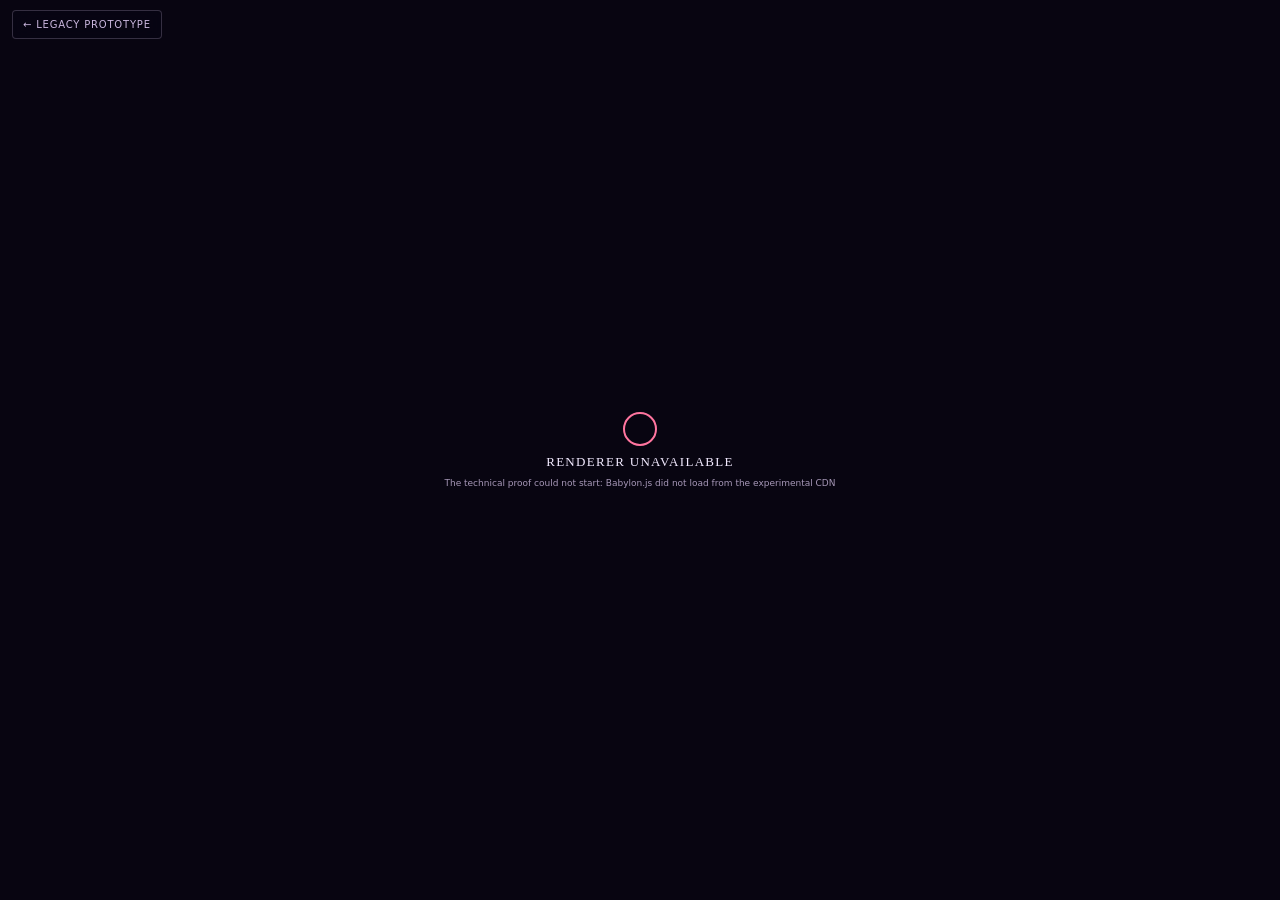
<file: index.html>
<!doctype html>
<html lang="en">
  <head>
    <meta charset="utf-8" />
    <meta name="viewport" content="width=device-width, initial-scale=1, maximum-scale=1, user-scalable=no, viewport-fit=cover" />
    <meta name="theme-color" content="#090615" />
    <meta name="description" content="Play Moonhollow Quest, a third-person Babylon.js spellcasting adventure." />
    <title>Moonhollow Quest</title>
    <link rel="stylesheet" href="third-person/styles.css?v=20260819-elemental-witches-v1" />
  </head>
  <body>
    <main id="proof-shell" aria-label="Moonhollow Quest game">
      <canvas id="render-canvas" tabindex="0" aria-label="Third-person 3D maze"></canvas>

      <a class="legacy-link" href="legacy.html">← Legacy prototype</a>

      <section id="hud" class="hud" aria-live="polite">
        <header class="topbar">
          <div class="proof-mark"><span>TP</span><div><strong>Level 1 technical proof</strong><small>Babylon.js · temporary geometry</small></div></div>
          <div id="camera-mode" class="camera-mode">Right shoulder · Explore</div>
        </header>

        <div id="crosshair" class="crosshair" aria-hidden="true"><i></i></div>

        <aside id="target-card" class="target-card" aria-hidden="true">
          <div><span>Nearby dragon <em id="target-status"></em></span><strong id="target-health-copy">100 / 100</strong></div>
          <div class="health-track"><i id="target-health-fill"></i></div>
        </aside>

        <div id="spell-readout" class="spell-readout"><span>Selected spell</span><strong id="selected-spell-name">Lightning</strong><small id="selected-spell-help">1 / 2 / 3 select · O casts</small></div>
        <aside id="player-vitals" class="player-vitals" aria-label="Selected Witch health and protection">
          <div><span id="player-character-name">Purple Witch</span><strong id="player-health-copy">100 / 100</strong></div>
          <div class="player-health-track"><i id="player-health-fill"></i></div>
          <small id="aegis-status">Aegis ready</small>
          <small id="powerup-status">No powerup active</small>
        </aside>
        <div class="pouch-hint"><kbd>P</kbd><span>Pouch</span><strong id="hud-berry-count">0 berries</strong><em id="hud-gold-count">0 gold</em></div>
        <div id="toast" class="toast" role="status"></div>

        <aside id="debug-panel" class="debug-panel" aria-label="Technical proof diagnostics">
          <strong>Runtime telemetry</strong>
          <dl>
            <div><dt>FPS</dt><dd id="debug-fps">—</dd></div>
            <div><dt>Frame</dt><dd id="debug-frame">—</dd></div>
            <div><dt>Camera</dt><dd id="debug-camera">—</dd></div>
            <div><dt>Player</dt><dd id="debug-player">—</dd></div>
            <div><dt>Capsule</dt><dd id="debug-capsule">—</dd></div>
            <div><dt>Collision</dt><dd id="debug-collision">—</dd></div>
            <div><dt>Target</dt><dd id="debug-target">—</dd></div>
            <div><dt>Scene</dt><dd id="debug-scene">—</dd></div>
            <div><dt>Budget</dt><dd id="debug-budget">—</dd></div>
            <div><dt>Render</dt><dd id="debug-render">—</dd></div>
            <div><dt>Load</dt><dd id="debug-load">—</dd></div>
          </dl>
        </aside>

        <aside class="route-panel" aria-label="Chapter 1 route objective">
          <span id="route-label">Chapter 1 · Garden Maze</span>
          <strong id="route-objective">Cross the Moon Gate</strong>
          <small id="route-progress">0 / 3 route beats · 0 / 3 West Rune fragments</small>
        </aside>

        <aside id="green-witch-party" class="party-panel" aria-label="Simulated Witch teammate">
          <header><span>Simulated LAN teammate</span><strong id="teammate-character-name">Green Witch</strong></header>
          <div><span>Health</span><strong id="green-witch-health-copy">100 / 100</strong></div>
          <div class="party-health-track"><i id="green-witch-health-fill"></i></div>
          <small id="green-witch-status">Two-spell ability template ready</small>
          <small id="green-restore-target">Restore target · Self</small>
          <div id="green-party-actions" class="party-actions">
            <button id="green-vine-demo" type="button"><kbd>G</kbd> Vine Trap</button>
            <button id="green-restore-demo" type="button"><kbd>H</kbd> Smart Restore</button>
          </div>
        </aside>

        <div id="look-zone" class="look-zone touch-only" aria-hidden="true"></div>

        <section class="spell-rack touch-only" aria-label="Spell controls">
          <button type="button" class="is-selected" data-spell="lightning"><b>ϟ</b><span>Lightning</span></button>
          <button type="button" data-spell="frost"><b>❄</b><span>Frost</span></button>
          <button type="button" data-spell="aegis"><b>◯</b><span>Aegis</span></button>
        </section>

        <div id="move-stick" class="move-stick touch-only" aria-label="Movement joystick"><i></i></div>
        <div class="mobility touch-only">
          <button id="jump-control" type="button"><b>↑</b><span>Jump</span></button>
          <button id="crouch-control" type="button"><b>⌄</b><span>Crouch</span></button>
          <button id="shoulder-control" type="button"><b>⇄</b><span>Shoulder</span></button>
        </div>
      </section>

      <section id="pouch-overlay" class="pouch-overlay" aria-hidden="true">
        <article class="pouch-panel" role="dialog" aria-modal="true" aria-labelledby="pouch-title">
          <header>
            <div><small><span id="pouch-character-name">Purple Witch</span> inventory</small><h2 id="pouch-title">Field pouch</h2></div>
            <button id="close-pouch" type="button" aria-label="Close pouch">×</button>
          </header>
          <div class="pouch-lining">
            <section id="pouch-gear-section" class="pouch-section" aria-label="Witch equipment mode">
              <p id="pouch-gear-heading">Equipment mode · Purple Witch</p>
              <button id="pouch-staff-item" class="pouch-item" type="button">
                <span class="gear-icon gear-icon-staff" aria-hidden="true"><i></i><b></b></span>
                <span><strong id="pouch-staff-label">Moon staff</strong><small id="staff-action-copy">Store staff in the pouch</small></span>
                <em id="pouch-staff-state">Held</em>
              </button>
              <button id="pouch-geode-pick-item" class="pouch-item" type="button">
                <span class="gear-icon gear-icon-pick" aria-hidden="true"><i></i><b></b></span>
                <span><strong id="pouch-geode-pick-label">Mining Tools</strong><small id="geode-pick-action-copy">Switch to the paired pick and hammer</small></span>
                <em id="pouch-geode-pick-state">Stored</em>
              </button>
              <button id="pouch-geode-hammer-item" class="pouch-item" type="button">
                <span class="gear-icon gear-icon-hammer" aria-hidden="true"><i></i><b></b></span>
                <span><strong id="pouch-geode-hammer-label">Unique tool pair</strong><small id="geode-hammer-action-copy">Owned with the geode pick</small></span>
                <em id="pouch-geode-hammer-state">Paired</em>
              </button>
            </section>
            <section class="pouch-section" aria-label="Quest relics">
              <p>Quest relics</p>
              <div class="pouch-item pouch-treasure" aria-label="Mined magical geodes">
                <span class="geode-icon" aria-hidden="true"><i></i><i></i><i></i></span>
                <span><strong id="pouch-geode-label">Raw Damage Crystals</strong><small id="geode-power-copy">Optional geodes may contain Raw Damage Crystals</small></span>
                <em id="pouch-geode-count">0 raw crystals</em>
              </div>
              <div class="pouch-item pouch-treasure" aria-label="Recovered rune-door runes">
                <span class="rune-icon" aria-hidden="true"><i></i><b></b></span>
                <span><strong id="pouch-rune-label">West Route-Rune</strong><small id="rune-action-copy">3 fragments remain · 0 Keeper clues recovered</small></span>
                <em id="pouch-rune-count">0 / 3</em>
              </div>
            </section>
            <section id="keeper-clues-section" class="pouch-section keeper-clues" aria-label="Recovered Keeper clues">
              <p>Keeper clues</p>
              <ol id="keeper-clue-list"><li class="is-empty">No Keeper clues recovered yet.</li></ol>
            </section>
            <p>Collected provisions</p>
            <button id="use-health-berry" class="pouch-item" type="button" disabled>
              <span class="berry-icon" aria-hidden="true"><i></i><i></i><i></i><b></b></span>
              <span><strong>Golden health berries</strong><small id="berry-action-copy">Find a glowing bush in the maze</small></span>
              <em id="pouch-berry-count">0 berries</em>
            </button>
            <button id="use-lightning-potion" class="pouch-item" type="button" disabled>
              <span class="potion-icon potion-icon-lightning" aria-hidden="true"><i></i><b></b></span>
              <span><strong>Storm potion</strong><small id="lightning-potion-action-copy">Find the amber storm potion in the arena</small></span>
              <em id="pouch-lightning-potion-count">0 potions</em>
            </button>
            <button id="use-aegis-potion" class="pouch-item" type="button" disabled>
              <span class="potion-icon potion-icon-aegis" aria-hidden="true"><i></i><b></b></span>
              <span><strong>Blue Aegis potion</strong><small id="aegis-potion-action-copy">Find the blue potion in the arena</small></span>
              <em id="pouch-aegis-potion-count">0 potions</em>
            </button>
            <div class="pouch-item pouch-treasure" aria-label="Collected gold">
              <span class="coin-icon" aria-hidden="true"><i></i><i></i><i></i></span>
              <span><strong>Chest gold</strong><small>Spendable treasure collected from the maze</small></span>
              <em id="pouch-gold-count">0 gold</em>
            </div>
          </div>
          <footer>Click an item to equip, store, or use it <span>Press P to close</span></footer>
        </article>
      </section>

      <section id="start-overlay" class="start-overlay">
        <div class="opening-shell">
          <article id="coven-briefing" class="opening-step coven-briefing is-current" aria-hidden="false">
            <div class="coven-dialogue">
              <header>
                <p class="opening-kicker">A summons from the High Coven</p>
                <h1>Coven Leader <em>Warden of Moonhollow</em></h1>
              </header>
              <div class="briefing-caption" role="status" aria-live="polite" aria-atomic="true">
                <span id="briefing-line-label">The Coven awaits</span>
                <blockquote id="briefing-subtitle">Moonhollow has fallen silent. The Coven has not.</blockquote>
                <div class="briefing-progress" aria-hidden="true"><i id="briefing-progress"></i></div>
              </div>
              <div class="briefing-actions">
                <button id="briefing-continue" class="opening-primary" type="button">Hear the Coven briefing</button>
                <button id="briefing-fallback" class="opening-secondary" type="button" hidden>Continue without narration</button>
              </div>
              <small id="briefing-sound-status">Press Enter or choose Hear the Coven briefing · sound will play through your computer</small>
              <div class="briefing-transcript visually-hidden">
                <p>“Witches, attend me. Three nights ago, the ancient wards encircling Moonhollow began to fail.”</p>
                <p>“The cause remains unknown. Creatures are already crossing the Rift. The outlying farms stand abandoned, and the nearest villages prepare to flee.”</p>
                <p>“No ordinary soldier can endure passage through the failing barrier. Only witches of your power may enter.”</p>
                <p>“Find the source of the breach. Destroy what has crossed into our world. Seal the Rift.”</p>
                <p>“Should you fail, Moonhollow will be merely the first to fall.”</p>
                <p>“Who among you will enter the Hollow?”</p>
              </div>
            </div>
          </article>

          <article id="witch-selection" class="opening-step witch-selection" aria-hidden="true">
            <header>
              <div><p class="opening-kicker">Choose your Witch</p><h2>Who will enter Moonhollow?</h2></div>
              <p>Choose once to inspect a Witch. Confirm separately when you are ready to approach the Moon Gate.</p>
            </header>
            <div class="witch-cards" role="group" aria-label="Playable Witches">
              <button class="witch-card witch-card-purple" type="button" data-character="purple" aria-pressed="false">
                <span class="witch-sigil" aria-hidden="true">ϟ</span>
                <span class="witch-card-copy"><strong>Purple Witch</strong><em>Storm magic · Damage and protection</em><small>Starting spell: <b>Lightning</b></small></span>
                <span class="witch-card-state">Select</span>
              </button>
              <button class="witch-card witch-card-green" type="button" data-character="green" aria-pressed="false">
                <span class="witch-sigil" aria-hidden="true">⌁</span>
                <span class="witch-card-copy"><strong>Green Witch</strong><em>Plant magic · Control and restoration</em><small>Starting spell: <b>Vine Trap</b></small><small>Next XP unlock: <b>Restore</b></small></span>
                <span class="witch-card-state">Select</span>
              </button>
              <button class="witch-card witch-card-frost" type="button" data-character="frost" aria-pressed="false">
                <span class="witch-sigil" aria-hidden="true">❄</span>
                <span class="witch-card-copy"><strong>Frost Witch</strong><em>Ice magic · Control and damage</em><small>Starting spell: <b>Freeze</b></small><small>Second spell: <b>Ice Lance</b></small></span>
                <span class="witch-card-state">Select</span>
              </button>
              <button class="witch-card witch-card-fire" type="button" data-character="fire" aria-pressed="false">
                <span class="witch-sigil" aria-hidden="true">●</span>
                <span class="witch-card-copy"><strong>Fire Witch</strong><em>Fire magic · Damage and defense</em><small>Starting spell: <b>Fireball</b></small><small>Second spell: <b>Fire Ring</b></small></span>
                <span class="witch-card-state">Select</span>
              </button>
            </div>
            <p class="preview-note">The selected card enlarges that Witch in the live Babylon scene.</p>
            <div class="selection-actions">
              <button id="selection-back" class="opening-secondary" type="button">← Return to briefing</button>
              <button id="confirm-witch" class="opening-primary" type="button" disabled>Choose a Witch to enter Moonhollow</button>
            </div>
            <small>Left / Right or A / D to navigate · Enter to select and confirm · Escape to go back</small>
          </article>
        </div>
      </section>

      <section id="loading" class="loading" aria-live="polite">
        <span></span><strong>Preparing Babylon scene</strong><small id="loading-copy">Loading the experimental renderer…</small>
      </section>

      <section class="orientation-block" aria-label="Landscape orientation required">
        <b>↻</b><strong>Rotate to landscape</strong><span>The third-person proof is designed for landscape play.</span>
      </section>
    </main>

    <script src="https://cdn.babylonjs.com/babylon.js"></script>
    <script type="module" src="third-person/main.js?v=20260822-dragon-placement-v1"></script>
  </body>
</html>
</file>
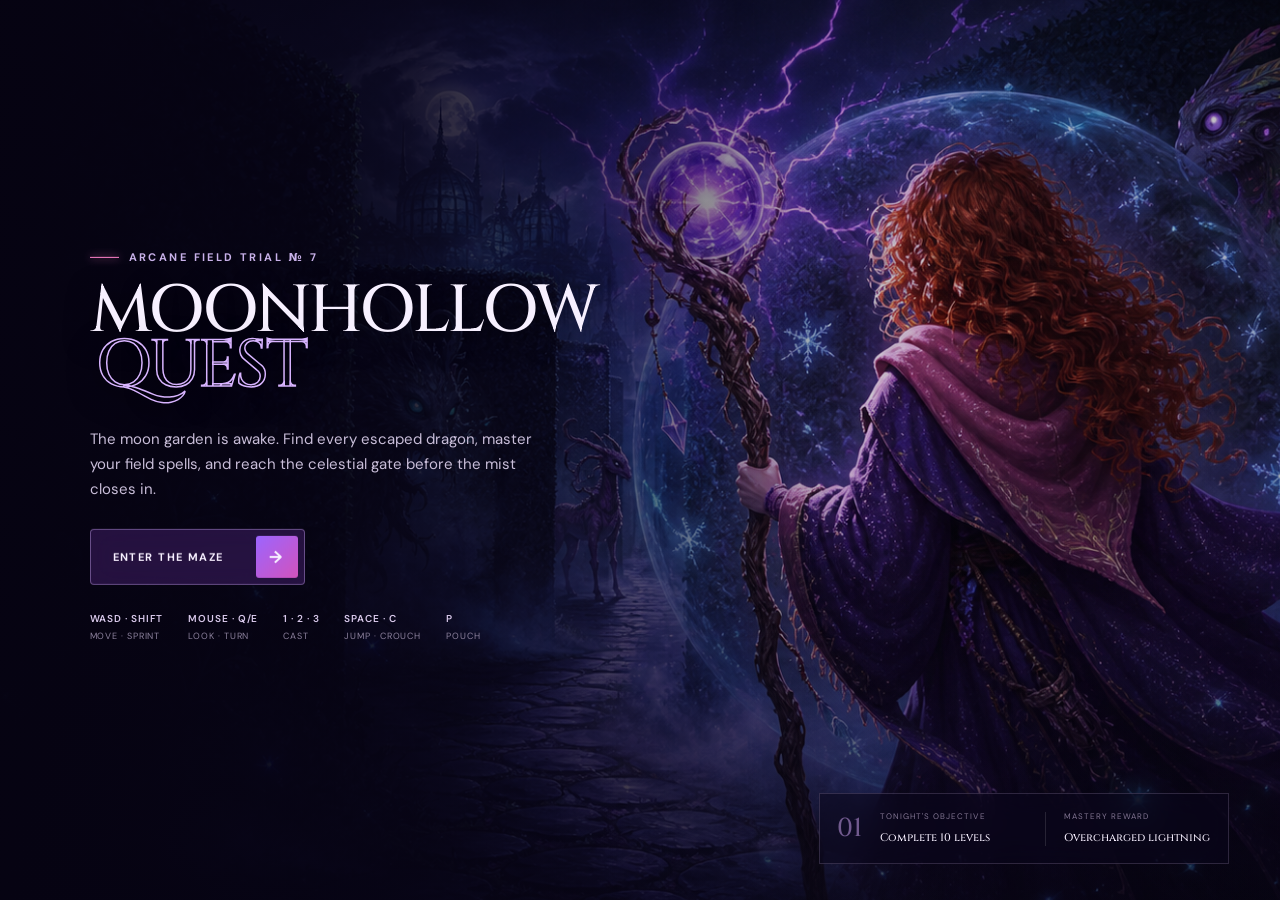
<file: legacy.html>
<!doctype html>
<html lang="en">
  <head>
    <meta charset="UTF-8" />
    <meta name="viewport" content="width=device-width, initial-scale=1, viewport-fit=cover, user-scalable=no" />
    <meta name="theme-color" content="#09051b" />
    <meta name="description" content="Moonhollow Quest — an original enchanted maze spellcasting game." />
    <title>Moonhollow Quest — Arcane Field Trial</title>
    <link rel="icon" type="image/svg+xml" href="favicon.svg" />
    <link rel="preconnect" href="https://fonts.googleapis.com" />
    <link rel="preconnect" href="https://fonts.gstatic.com" crossorigin />
    <link href="https://fonts.googleapis.com/css2?family=Cinzel:wght@500;600;700&amp;family=DM+Sans:wght@400;500;600;700&amp;display=swap" rel="stylesheet" />
    <link rel="stylesheet" href="styles.css?v=20260817-desktop-input-v1" />
  </head>
  <body>
    <main id="game-shell" aria-label="Moonhollow Quest game">
      <canvas id="game" tabindex="0" aria-label="Enchanted maze game view"></canvas>

      <section id="start-screen" class="screen screen--active" aria-labelledby="game-title">
        <div class="start-art" aria-hidden="true"></div>
        <div class="start-vignette" aria-hidden="true"></div>
        <div class="start-content">
          <p class="eyebrow"><span></span> Arcane Field Trial № 7</p>
          <h1 id="game-title">Moonhollow<br /> <em>Quest</em></h1>
          <p class="dek">The moon garden is awake. Find every escaped dragon, master your field spells, and reach the celestial gate before the mist closes in.</p>
          <button id="start-button" class="primary-button" type="button">
            <span>Enter the maze</span><b aria-hidden="true">→</b>
          </button>
          <div class="controls-hint">
            <div><kbd>WASD · Shift</kbd><span>Move · sprint</span></div>
            <div><kbd>Mouse · Q/E</kbd><span>Look · turn</span></div>
            <div><kbd>1 · 2 · 3</kbd><span>Cast</span></div>
            <div><kbd>Space · C</kbd><span>Jump · crouch</span></div>
            <div><kbd>P</kbd><span>Pouch</span></div>
          </div>
          <p class="landscape-note">Rotate your phone for the best field view.</p>
        </div>
        <aside class="field-card">
          <span class="field-card__number">01</span>
          <div>
            <p>Tonight's objective</p>
            <strong>Complete 10 levels</strong>
          </div>
          <i></i>
          <div>
            <p>Mastery reward</p>
            <strong>Overcharged lightning</strong>
          </div>
        </aside>
      </section>

      <section id="moon-arch-intro" class="moon-arch-intro" aria-label="The Moon Witch enters the maze through a Moon Arch" aria-hidden="true">
        <div class="moon-arch-intro__sky" aria-hidden="true"><i></i><b></b><b></b><b></b></div>
        <div class="moon-arch-intro__portal" aria-hidden="true"></div>
        <div class="moon-arch-intro__wizard" aria-hidden="true"><canvas id="moon-witch-intro-3d"></canvas></div>
        <div class="moon-arch-intro__arch" aria-hidden="true"><i></i><i></i><span>✦　◇　☾　◇　✦</span></div>
        <div class="moon-arch-intro__mist" aria-hidden="true"></div>
        <p><span>THE HUNT BEGINS</span><strong>Through the Moon Arch</strong></p>
      </section>

      <section id="hud" class="hud" aria-label="Game status">
        <header class="topbar">
          <button id="map-button" class="map-button" type="button" aria-label="Show mini maze; keyboard shortcut M" aria-expanded="false" title="Map · M">
            <span aria-hidden="true">⌗</span><small>MAP</small>
          </button>
          <button id="pouch-button" class="map-button pouch-button" type="button" aria-label="Open magic pouch; keyboard shortcut P" aria-expanded="false" title="Pouch · P">
            <span aria-hidden="true">♢</span><small>POUCH</small>
          </button>
          <div class="brand"><span>MQ</span><strong>Moonhollow Quest</strong></div>
          <div class="objective">
            <span id="objective-label">FIELD OBJECTIVE</span>
            <strong id="objective-text">Contain the escaped dragons</strong>
          </div>
          <button id="pause-button" class="icon-button" type="button" aria-label="Pause game">Ⅱ</button>
        </header>

        <aside id="mini-map" class="mini-map" aria-label="Mini maze">
          <div class="mini-map__header"><span id="map-level">LEVEL 01</span><small>FIELD MAP</small></div>
          <canvas id="mini-map-canvas" width="420" height="420" aria-label="Map of the current maze and your current position"></canvas>
          <div class="mini-map__legend"><span><i class="legend-player"></i>You</span><span><i class="legend-beast"></i>Dragon</span><span><i class="legend-berry"></i>Berry</span><span><i class="legend-gate"></i>Gate</span></div>
        </aside>

        <aside id="pouch" class="pouch" aria-label="Magic power-up pouch">
          <div class="pouch__header"><div><span>FIELD POUCH</span><strong>Enchanted supplies</strong></div><button id="pouch-close" type="button" aria-label="Close pouch">×</button></div>
          <p>Select an object to use it. Collected berries are stored here.</p>
          <div class="pouch__grid">
            <button class="pouch-item" type="button" data-item="berry"><img class="item-orb" src="assets/item-golden-berry.jpg" alt=""><span><strong>Golden berry</strong><small>Restore 30 health</small></span><b id="item-berry-count">0</b></button>
            <button class="pouch-item" type="button" data-item="storm"><img class="item-orb" src="assets/item-storm-crystal.jpg" alt=""><span><strong>Storm crystal</strong><small>Empower lightning · 15s</small></span><b id="item-storm-count">1</b></button>
            <button class="pouch-item" type="button" data-item="frost"><img class="item-orb" src="assets/item-frost-rune.jpg" alt=""><span><strong>Frost rune</strong><small>Deep freeze · 15s</small></span><b id="item-frost-count">1</b></button>
            <button class="pouch-item" type="button" data-item="phoenix"><img class="item-orb" src="assets/item-phoenix-feather.jpg" alt=""><span><strong>Phoenix feather</strong><small>Restore full health</small></span><b id="item-phoenix-count">1</b></button>
          </div>
          <div class="pouch__hint"><kbd>P</kbd> Close pouch</div>
        </aside>

        <div class="status-stack">
          <div class="health-row">
            <span class="status-icon">✦</span>
            <div class="meter meter--health"><i id="health-fill"></i></div>
            <strong id="health-text">100</strong>
          </div>
          <div class="rank-card">
            <div><span>ARCANE MASTERY</span><strong id="rank-label">APPRENTICE</strong></div>
            <span id="xp-text">0 / 100</span>
            <div class="meter meter--xp"><i id="xp-fill"></i></div>
          </div>
        </div>

        <div id="boss-card" class="boss-card" aria-live="polite">
          <div class="boss-card__top"><span id="beast-name">Mirehorn</span><i id="beast-state">WILD</i></div>
          <div class="boss-health"><i id="beast-health-fill"></i></div>
        </div>

        <div id="crosshair" class="crosshair" aria-hidden="true"><i></i><i></i><i></i><i></i><b></b></div>
        <div id="message" class="message" role="status"></div>
        <div id="level-banner" class="level-banner" aria-live="polite"><span>LEVEL</span><strong>01</strong><small>THE BRICK LABYRINTH</small></div>
        <div id="damage-vignette" class="damage-vignette" aria-hidden="true"></div>
        <div id="berry-flash" class="berry-flash" aria-hidden="true"><span>✦</span><strong>+30 HEALTH</strong></div>
        <div id="bubble-overlay" class="bubble-overlay" aria-hidden="true"></div>

        <div id="touch-look" class="touch-look" aria-hidden="true"></div>
        <div id="joystick" class="joystick" aria-label="Movement joystick"><i></i></div>
        <div class="mobility-dock" aria-label="Movement actions">
          <button id="jump-button" type="button"><span>↑</span><small>Jump</small></button>
          <button id="crouch-button" type="button"><span>↓</span><small>Crouch</small></button>
        </div>

        <div class="spell-dock" aria-label="Spells">
          <button class="spell spell--lightning is-selected" type="button" data-spell="lightning" aria-label="Cast lightning">
            <span class="spell__key">1</span><span class="spell__glyph">ϟ</span>
            <span class="spell__copy"><strong>Volt Lash</strong><small>Damage</small></span>
            <i class="spell__cooldown"></i>
          </button>
          <button class="spell spell--frost" type="button" data-spell="frost" aria-label="Cast freezing spell">
            <span class="spell__key">2</span><span class="spell__glyph">❄</span>
            <span class="spell__copy"><strong>Stillfrost</strong><small>Freeze · 4s</small></span>
            <i class="spell__cooldown"></i>
          </button>
          <button class="spell spell--bubble" type="button" data-spell="bubble" aria-label="Cast protective bubble">
            <span class="spell__key">3</span><span class="spell__glyph">◯</span>
            <span class="spell__copy"><strong>Aegis Orb</strong><small>Shield · 5s</small></span>
            <i class="spell__cooldown"></i>
          </button>
        </div>
        <div id="character-shield" class="character-shield" aria-hidden="true"></div>
        <canvas id="moon-witch-3d" class="witch-3d" aria-hidden="true"></canvas>
        <div id="cast-fx" class="cast-fx" aria-hidden="true"></div>
      </section>

      <section id="pause-screen" class="screen modal-screen" aria-labelledby="pause-title">
        <div class="modal-card">
          <p class="eyebrow"><span></span> Field notes suspended</p>
          <h2 id="pause-title">The mist<br />waits.</h2>
          <button id="resume-button" class="primary-button" type="button"><span>Return to maze</span><b>→</b></button>
          <button id="restart-button" class="text-button" type="button">Restart field trial</button>
        </div>
      </section>

      <section id="end-screen" class="screen modal-screen" aria-labelledby="end-title">
        <div class="modal-card modal-card--end">
          <p id="end-eyebrow" class="eyebrow"><span></span> Trial complete</p>
          <div class="end-sigil">✦</div>
          <h2 id="end-title">Maze<br />mastered.</h2>
          <p id="end-copy">Every beast is safely contained. The celestial gate recognizes your mastery.</p>
          <div class="end-stats"><div><span>Levels</span><strong id="stat-levels">10</strong></div><div><span>Beasts</span><strong id="stat-beasts">0</strong></div><div><span>Mastery</span><strong id="stat-xp">0</strong></div></div>
          <button id="play-again-button" class="primary-button" type="button"><span>Enter again</span><b>↻</b></button>
        </div>
      </section>
      <div id="orientation-hint" class="orientation-hint" aria-hidden="true"><span>↻</span><strong>Rotate to landscape</strong><small>More room to explore and cast</small></div>
    </main>
    <script src="witch-3d.js?v=20260817-webgl-witch-v11"></script>
    <script src="game.js?v=20260819-runtime-audit-v1"></script>
  </body>
</html>
</file>
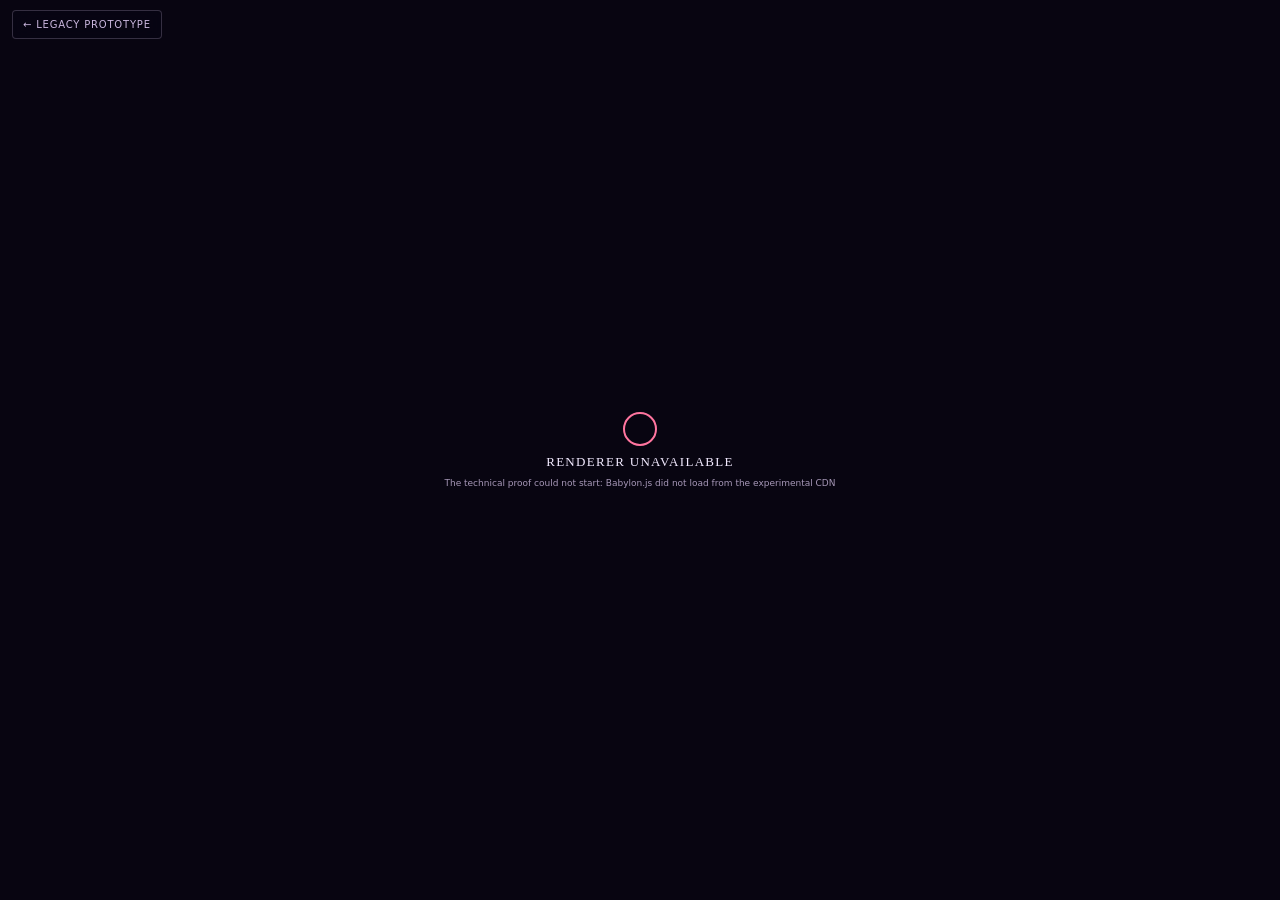
<file: third-person.html>
<!doctype html>
<html lang="en">
  <head>
    <meta charset="utf-8" />
    <meta name="viewport" content="width=device-width, initial-scale=1, maximum-scale=1, user-scalable=no, viewport-fit=cover" />
    <meta name="theme-color" content="#090615" />
    <meta name="description" content="Moonhollow Quest third-person Babylon.js technical proof." />
    <title>Moonhollow Quest — Third-Person Proof</title>
    <link rel="stylesheet" href="third-person/styles.css?v=20260819-elemental-witches-v1" />
  </head>
  <body>
    <main id="proof-shell" aria-label="Moonhollow Quest third-person technical proof">
      <canvas id="render-canvas" tabindex="0" aria-label="Third-person 3D maze"></canvas>

      <a class="legacy-link" href="legacy.html">← Legacy prototype</a>

      <section id="hud" class="hud" aria-live="polite">
        <header class="topbar">
          <div class="proof-mark"><span>TP</span><div><strong>Level 1 technical proof</strong><small>Babylon.js · temporary geometry</small></div></div>
          <div id="camera-mode" class="camera-mode">Right shoulder · Explore</div>
        </header>

        <div id="crosshair" class="crosshair" aria-hidden="true"><i></i></div>

        <aside id="target-card" class="target-card" aria-hidden="true">
          <div><span>Nearby dragon <em id="target-status"></em></span><strong id="target-health-copy">100 / 100</strong></div>
          <div class="health-track"><i id="target-health-fill"></i></div>
        </aside>

        <div id="spell-readout" class="spell-readout"><span>Selected spell</span><strong id="selected-spell-name">Lightning</strong><small id="selected-spell-help">1 / 2 / 3 select · O casts</small></div>
        <aside id="player-vitals" class="player-vitals" aria-label="Selected Witch health and protection">
          <div><span id="player-character-name">Purple Witch</span><strong id="player-health-copy">100 / 100</strong></div>
          <div class="player-health-track"><i id="player-health-fill"></i></div>
          <small id="aegis-status">Aegis ready</small>
          <small id="powerup-status">No powerup active</small>
        </aside>
        <div class="pouch-hint"><kbd>P</kbd><span>Pouch</span><strong id="hud-berry-count">0 berries</strong><em id="hud-gold-count">0 gold</em></div>
        <div id="toast" class="toast" role="status"></div>

        <aside id="debug-panel" class="debug-panel" aria-label="Technical proof diagnostics">
          <strong>Runtime telemetry</strong>
          <dl>
            <div><dt>FPS</dt><dd id="debug-fps">—</dd></div>
            <div><dt>Frame</dt><dd id="debug-frame">—</dd></div>
            <div><dt>Camera</dt><dd id="debug-camera">—</dd></div>
            <div><dt>Player</dt><dd id="debug-player">—</dd></div>
            <div><dt>Capsule</dt><dd id="debug-capsule">—</dd></div>
            <div><dt>Collision</dt><dd id="debug-collision">—</dd></div>
            <div><dt>Target</dt><dd id="debug-target">—</dd></div>
            <div><dt>Scene</dt><dd id="debug-scene">—</dd></div>
            <div><dt>Budget</dt><dd id="debug-budget">—</dd></div>
            <div><dt>Render</dt><dd id="debug-render">—</dd></div>
            <div><dt>Load</dt><dd id="debug-load">—</dd></div>
          </dl>
        </aside>

        <aside class="route-panel" aria-label="Chapter 1 route objective">
          <span id="route-label">Chapter 1 · Garden Maze</span>
          <strong id="route-objective">Cross the Moon Gate</strong>
          <small id="route-progress">0 / 3 route beats · 0 / 3 West Rune fragments</small>
        </aside>

        <aside id="green-witch-party" class="party-panel" aria-label="Simulated Witch teammate">
          <header><span>Simulated LAN teammate</span><strong id="teammate-character-name">Green Witch</strong></header>
          <div><span>Health</span><strong id="green-witch-health-copy">100 / 100</strong></div>
          <div class="party-health-track"><i id="green-witch-health-fill"></i></div>
          <small id="green-witch-status">Two-spell ability template ready</small>
          <small id="green-restore-target">Restore target · Self</small>
          <div id="green-party-actions" class="party-actions">
            <button id="green-vine-demo" type="button"><kbd>G</kbd> Vine Trap</button>
            <button id="green-restore-demo" type="button"><kbd>H</kbd> Smart Restore</button>
          </div>
        </aside>

        <div id="look-zone" class="look-zone touch-only" aria-hidden="true"></div>

        <section class="spell-rack touch-only" aria-label="Spell controls">
          <button type="button" class="is-selected" data-spell="lightning"><b>ϟ</b><span>Lightning</span></button>
          <button type="button" data-spell="frost"><b>❄</b><span>Frost</span></button>
          <button type="button" data-spell="aegis"><b>◯</b><span>Aegis</span></button>
        </section>

        <div id="move-stick" class="move-stick touch-only" aria-label="Movement joystick"><i></i></div>
        <div class="mobility touch-only">
          <button id="jump-control" type="button"><b>↑</b><span>Jump</span></button>
          <button id="crouch-control" type="button"><b>⌄</b><span>Crouch</span></button>
          <button id="shoulder-control" type="button"><b>⇄</b><span>Shoulder</span></button>
        </div>
      </section>

      <section id="pouch-overlay" class="pouch-overlay" aria-hidden="true">
        <article class="pouch-panel" role="dialog" aria-modal="true" aria-labelledby="pouch-title">
          <header>
            <div><small><span id="pouch-character-name">Purple Witch</span> inventory</small><h2 id="pouch-title">Field pouch</h2></div>
            <button id="close-pouch" type="button" aria-label="Close pouch">×</button>
          </header>
          <div class="pouch-lining">
            <section id="pouch-gear-section" class="pouch-section" aria-label="Witch equipment mode">
              <p id="pouch-gear-heading">Equipment mode · Purple Witch</p>
              <button id="pouch-staff-item" class="pouch-item" type="button">
                <span class="gear-icon gear-icon-staff" aria-hidden="true"><i></i><b></b></span>
                <span><strong id="pouch-staff-label">Moon staff</strong><small id="staff-action-copy">Store staff in the pouch</small></span>
                <em id="pouch-staff-state">Held</em>
              </button>
              <button id="pouch-geode-pick-item" class="pouch-item" type="button">
                <span class="gear-icon gear-icon-pick" aria-hidden="true"><i></i><b></b></span>
                <span><strong id="pouch-geode-pick-label">Mining Tools</strong><small id="geode-pick-action-copy">Switch to the paired pick and hammer</small></span>
                <em id="pouch-geode-pick-state">Stored</em>
              </button>
              <button id="pouch-geode-hammer-item" class="pouch-item" type="button">
                <span class="gear-icon gear-icon-hammer" aria-hidden="true"><i></i><b></b></span>
                <span><strong id="pouch-geode-hammer-label">Unique tool pair</strong><small id="geode-hammer-action-copy">Owned with the geode pick</small></span>
                <em id="pouch-geode-hammer-state">Paired</em>
              </button>
            </section>
            <section class="pouch-section" aria-label="Quest relics">
              <p>Quest relics</p>
              <div class="pouch-item pouch-treasure" aria-label="Mined magical geodes">
                <span class="geode-icon" aria-hidden="true"><i></i><i></i><i></i></span>
                <span><strong id="pouch-geode-label">Raw Damage Crystals</strong><small id="geode-power-copy">Optional geodes may contain Raw Damage Crystals</small></span>
                <em id="pouch-geode-count">0 raw crystals</em>
              </div>
              <div class="pouch-item pouch-treasure" aria-label="Recovered rune-door runes">
                <span class="rune-icon" aria-hidden="true"><i></i><b></b></span>
                <span><strong id="pouch-rune-label">West Route-Rune</strong><small id="rune-action-copy">3 fragments remain · 0 Keeper clues recovered</small></span>
                <em id="pouch-rune-count">0 / 3</em>
              </div>
            </section>
            <section id="keeper-clues-section" class="pouch-section keeper-clues" aria-label="Recovered Keeper clues">
              <p>Keeper clues</p>
              <ol id="keeper-clue-list"><li class="is-empty">No Keeper clues recovered yet.</li></ol>
            </section>
            <p>Collected provisions</p>
            <button id="use-health-berry" class="pouch-item" type="button" disabled>
              <span class="berry-icon" aria-hidden="true"><i></i><i></i><i></i><b></b></span>
              <span><strong>Golden health berries</strong><small id="berry-action-copy">Find a glowing bush in the maze</small></span>
              <em id="pouch-berry-count">0 berries</em>
            </button>
            <button id="use-lightning-potion" class="pouch-item" type="button" disabled>
              <span class="potion-icon potion-icon-lightning" aria-hidden="true"><i></i><b></b></span>
              <span><strong>Storm potion</strong><small id="lightning-potion-action-copy">Find the amber storm potion in the arena</small></span>
              <em id="pouch-lightning-potion-count">0 potions</em>
            </button>
            <button id="use-aegis-potion" class="pouch-item" type="button" disabled>
              <span class="potion-icon potion-icon-aegis" aria-hidden="true"><i></i><b></b></span>
              <span><strong>Blue Aegis potion</strong><small id="aegis-potion-action-copy">Find the blue potion in the arena</small></span>
              <em id="pouch-aegis-potion-count">0 potions</em>
            </button>
            <div class="pouch-item pouch-treasure" aria-label="Collected gold">
              <span class="coin-icon" aria-hidden="true"><i></i><i></i><i></i></span>
              <span><strong>Chest gold</strong><small>Spendable treasure collected from the maze</small></span>
              <em id="pouch-gold-count">0 gold</em>
            </div>
          </div>
          <footer>Click an item to equip, store, or use it <span>Press P to close</span></footer>
        </article>
      </section>

      <section id="start-overlay" class="start-overlay">
        <div class="opening-shell">
          <article id="coven-briefing" class="opening-step coven-briefing is-current" aria-hidden="false">
            <div class="coven-dialogue">
              <header>
                <p class="opening-kicker">A summons from the High Coven</p>
                <h1>Coven Leader <em>Warden of Moonhollow</em></h1>
              </header>
              <div class="briefing-caption" role="status" aria-live="polite" aria-atomic="true">
                <span id="briefing-line-label">The Coven awaits</span>
                <blockquote id="briefing-subtitle">Moonhollow has fallen silent. The Coven has not.</blockquote>
                <div class="briefing-progress" aria-hidden="true"><i id="briefing-progress"></i></div>
              </div>
              <div class="briefing-actions">
                <button id="briefing-continue" class="opening-primary" type="button">Hear the Coven briefing</button>
                <button id="briefing-fallback" class="opening-secondary" type="button" hidden>Continue without narration</button>
              </div>
              <small id="briefing-sound-status">Press Enter or choose Hear the Coven briefing · sound will play through your computer</small>
              <div class="briefing-transcript visually-hidden">
                <p>“Witches, attend me. Three nights ago, the ancient wards encircling Moonhollow began to fail.”</p>
                <p>“The cause remains unknown. Creatures are already crossing the Rift. The outlying farms stand abandoned, and the nearest villages prepare to flee.”</p>
                <p>“No ordinary soldier can endure passage through the failing barrier. Only witches of your power may enter.”</p>
                <p>“Find the source of the breach. Destroy what has crossed into our world. Seal the Rift.”</p>
                <p>“Should you fail, Moonhollow will be merely the first to fall.”</p>
                <p>“Who among you will enter the Hollow?”</p>
              </div>
            </div>
          </article>

          <article id="witch-selection" class="opening-step witch-selection" aria-hidden="true">
            <header>
              <div><p class="opening-kicker">Choose your Witch</p><h2>Who will enter Moonhollow?</h2></div>
              <p>Choose once to inspect a Witch. Confirm separately when you are ready to approach the Moon Gate.</p>
            </header>
            <div class="witch-cards" role="group" aria-label="Playable Witches">
              <button class="witch-card witch-card-purple" type="button" data-character="purple" aria-pressed="false">
                <span class="witch-sigil" aria-hidden="true">ϟ</span>
                <span class="witch-card-copy"><strong>Purple Witch</strong><em>Storm magic · Damage and protection</em><small>Starting spell: <b>Lightning</b></small></span>
                <span class="witch-card-state">Select</span>
              </button>
              <button class="witch-card witch-card-green" type="button" data-character="green" aria-pressed="false">
                <span class="witch-sigil" aria-hidden="true">⌁</span>
                <span class="witch-card-copy"><strong>Green Witch</strong><em>Plant magic · Control and restoration</em><small>Starting spell: <b>Vine Trap</b></small><small>Next XP unlock: <b>Restore</b></small></span>
                <span class="witch-card-state">Select</span>
              </button>
              <button class="witch-card witch-card-frost" type="button" data-character="frost" aria-pressed="false">
                <span class="witch-sigil" aria-hidden="true">❄</span>
                <span class="witch-card-copy"><strong>Frost Witch</strong><em>Ice magic · Control and damage</em><small>Starting spell: <b>Freeze</b></small><small>Second spell: <b>Ice Lance</b></small></span>
                <span class="witch-card-state">Select</span>
              </button>
              <button class="witch-card witch-card-fire" type="button" data-character="fire" aria-pressed="false">
                <span class="witch-sigil" aria-hidden="true">●</span>
                <span class="witch-card-copy"><strong>Fire Witch</strong><em>Fire magic · Damage and defense</em><small>Starting spell: <b>Fireball</b></small><small>Second spell: <b>Fire Ring</b></small></span>
                <span class="witch-card-state">Select</span>
              </button>
            </div>
            <p class="preview-note">The selected card enlarges that Witch in the live Babylon scene.</p>
            <div class="selection-actions">
              <button id="selection-back" class="opening-secondary" type="button">← Return to briefing</button>
              <button id="confirm-witch" class="opening-primary" type="button" disabled>Choose a Witch to enter Moonhollow</button>
            </div>
            <small>Left / Right or A / D to navigate · Enter to select and confirm · Escape to go back</small>
          </article>
        </div>
      </section>

      <section id="loading" class="loading" aria-live="polite">
        <span></span><strong>Preparing Babylon scene</strong><small id="loading-copy">Loading the experimental renderer…</small>
      </section>

      <section class="orientation-block" aria-label="Landscape orientation required">
        <b>↻</b><strong>Rotate to landscape</strong><span>The third-person proof is designed for landscape play.</span>
      </section>
    </main>

    <script src="https://cdn.babylonjs.com/babylon.js"></script>
    <script type="module" src="third-person/main.js?v=20260822-dragon-placement-v1"></script>
  </body>
</html>
</file>
<file: third-person/styles.css>
:root {
  color-scheme: dark;
  --ink: #090615;
  --paper: #f2eaff;
  --muted: #a798b8;
  --violet: #b66dff;
  --pink: #ff8acb;
  --ice: #9deaff;
  --panel: rgba(12, 8, 29, .72);
}

* { box-sizing: border-box; }
html, body { width: 100%; height: 100%; margin: 0; overflow: hidden; background: var(--ink); }
body { color: var(--paper); font-family: Inter, "DM Sans", system-ui, sans-serif; touch-action: none; user-select: none; }
button, a { color: inherit; font: inherit; }
button { -webkit-tap-highlight-color: transparent; }
.visually-hidden { position: absolute !important; width: 1px !important; height: 1px !important; padding: 0 !important; margin: -1px !important; overflow: hidden !important; clip: rect(0 0 0 0) !important; white-space: nowrap !important; border: 0 !important; }

#proof-shell, #render-canvas { position: fixed; inset: 0; width: 100%; height: 100%; }
#render-canvas { display: block; outline: 0; background: radial-gradient(circle at 50% 30%, #28163e, #07050f 70%); }

.legacy-link { position: fixed; z-index: 40; left: max(12px, env(safe-area-inset-left)); top: max(10px, env(safe-area-inset-top)); padding: 8px 10px; border: 1px solid rgba(238, 219, 255, .2); border-radius: 4px; background: rgba(8, 5, 20, .62); color: #cbb7df; font-size: 10px; letter-spacing: .08em; text-decoration: none; text-transform: uppercase; backdrop-filter: blur(10px); }

.hud { position: fixed; z-index: 10; inset: 0; pointer-events: none; opacity: 0; transition: opacity .25s; }
.party-panel[hidden] { display: none; }
.hud.is-active { opacity: 1; }
.topbar { position: absolute; left: 0; right: 0; top: 0; min-height: 62px; display: flex; align-items: center; justify-content: space-between; padding: 10px max(18px, env(safe-area-inset-right)) 10px max(145px, calc(env(safe-area-inset-left) + 145px)); border-bottom: 1px solid rgba(224, 202, 255, .1); background: linear-gradient(rgba(7, 4, 17, .82), transparent); }
.proof-mark { display: flex; align-items: center; gap: 10px; }.proof-mark > span { width: 34px; height: 34px; display: grid; place-items: center; border: 1px solid rgba(201, 151, 255, .55); transform: rotate(45deg); color: var(--pink); font: 700 8px Georgia; }.proof-mark > span::first-line { transform: rotate(-45deg); }.proof-mark div { display: grid; gap: 2px; }.proof-mark strong { font: 600 11px Georgia, serif; letter-spacing: .09em; text-transform: uppercase; }.proof-mark small { color: var(--muted); font-size: 8px; letter-spacing: .1em; text-transform: uppercase; }
.camera-mode { padding: 7px 9px; border: 1px solid rgba(219, 194, 245, .18); border-radius: 3px; background: rgba(10, 7, 24, .5); color: #d7c1ef; font-size: 8px; letter-spacing: .12em; text-transform: uppercase; }

.crosshair { position: absolute; left: 50%; top: 50%; width: 32px; height: 32px; transform: translate(-50%, -50%); border: 1px solid rgba(243, 236, 255, .58); border-radius: 50%; transition: border-color .12s, box-shadow .12s, transform .12s; }
.crosshair::before, .crosshair::after { content: ""; position: absolute; left: 50%; top: 50%; background: rgba(255, 255, 255, .9); transform: translate(-50%, -50%); }.crosshair::before { width: 1px; height: 42px; }.crosshair::after { width: 42px; height: 1px; }.crosshair i { position: absolute; z-index: 1; left: 50%; top: 50%; width: 4px; height: 4px; transform: translate(-50%, -50%); border-radius: 50%; background: var(--pink); box-shadow: 0 0 9px var(--pink); }
.crosshair i::after { content: attr(data-state-label); position: absolute; left: 50%; top: 17px; min-width: 28px; display: none; padding: 2px 4px; transform: translateX(-50%); border-radius: 3px; background: rgba(3, 14, 15, .76); color: #a6ffdd; font: 800 8px/1 system-ui, sans-serif; letter-spacing: .13em; text-align: center; text-shadow: 0 1px 4px #020807; white-space: nowrap; }
.crosshair.is-targeting { border-color: #8fffd2; box-shadow: 0 0 18px rgba(105, 255, 199, .5); transform: translate(-50%, -50%) scale(1.12); }
.crosshair.is-targeting i { background: #baffdf; box-shadow: 0 0 11px #70ffc7; }
.crosshair.is-targeting i::after, .crosshair.is-obstructed i::after, .crosshair.is-self-cast i::after { display: block; }
.crosshair.is-assisted { border-color: var(--ice); box-shadow: 0 0 18px rgba(115, 222, 255, .48); }
.crosshair[data-spell="frost"].is-targeting { border-color: #a9efff; box-shadow: 0 0 18px rgba(105, 224, 255, .52); }
.crosshair[data-spell="frost"].is-targeting i { background: #d8fbff; box-shadow: 0 0 11px #70e4ff; }
.crosshair.is-self-cast { border-color: #bfa1ff; box-shadow: 0 0 16px rgba(154, 118, 255, .44); }
.crosshair.is-self-cast i { background: #d8ccff; box-shadow: 0 0 10px #9d7eff; }
.crosshair.is-obstructed { border-color: #ffb16f; box-shadow: 0 0 14px rgba(255, 130, 83, .42); }
.crosshair.is-obstructed i { background: #ff9b72; box-shadow: 0 0 10px #ff714f; }
.crosshair.is-obstructed i::after { color: #ffd0b0; }

.target-card { position: absolute; left: 50%; top: 74px; width: min(320px, 62vw); padding: 10px 12px; opacity: 0; transform: translateX(-50%) translateY(-8px); border: 1px solid rgba(255, 139, 203, .22); border-radius: 4px; background: var(--panel); transition: opacity .18s, transform .18s; backdrop-filter: blur(10px); }
.target-card.is-visible { opacity: 1; transform: translateX(-50%); }.target-card > div:first-child { display: flex; justify-content: space-between; margin-bottom: 7px; text-transform: uppercase; }.target-card span { color: #f0c5df; font: 600 9px Georgia, serif; letter-spacing: .1em; }.target-card em { margin-left: 6px; color: #8fe9ff; font: 700 7px system-ui, sans-serif; letter-spacing: .08em; }.target-card strong { color: #bba9c8; font-size: 8px; }.health-track { height: 4px; overflow: hidden; border-radius: 4px; background: rgba(255, 255, 255, .1); }.health-track i { display: block; width: 100%; height: 100%; transform-origin: left; background: linear-gradient(90deg, #ff5b94, #ffb0d6); box-shadow: 0 0 10px #ff68a4; transition: transform .18s; }.target-card.is-frozen { border-color: rgba(119, 229, 255, .48); box-shadow: 0 0 20px rgba(78, 200, 255, .14); }.target-card.is-frozen .health-track i { background: linear-gradient(90deg, #43a9e2, #c4f8ff); box-shadow: 0 0 10px #63dcff; }

.spell-readout { position: absolute; left: max(18px, env(safe-area-inset-left)); bottom: max(18px, env(safe-area-inset-bottom)); display: grid; gap: 2px; padding: 10px 12px; border-left: 2px solid var(--violet); background: rgba(8, 5, 21, .58); text-transform: uppercase; }.spell-readout span, .spell-readout small { color: var(--muted); font-size: 7px; letter-spacing: .14em; }.spell-readout strong { color: #eadbff; font: 600 12px Georgia, serif; letter-spacing: .08em; }
.player-vitals { position: absolute; left: 50%; bottom: max(16px, env(safe-area-inset-bottom)); width: min(230px, 36vw); display: grid; gap: 5px; padding: 8px 10px; transform: translateX(-50%); border: 1px solid rgba(217, 177, 255, .2); border-radius: 4px; background: rgba(8, 5, 21, .68); transition: border-color .15s, box-shadow .15s; }.player-vitals > div:first-child { display: flex; justify-content: space-between; gap: 8px; }.player-vitals span, .player-vitals strong, .player-vitals small { font-size: 7px; letter-spacing: .1em; text-transform: uppercase; }.player-vitals span { color: #eadbff; }.player-vitals strong, .player-vitals small { color: #a99ab7; }.player-health-track { height: 4px; overflow: hidden; border-radius: 4px; background: rgba(255, 255, 255, .1); }.player-health-track i { display: block; width: 100%; height: 100%; transform-origin: left; background: linear-gradient(90deg, #b553a1, #ff9ecb); box-shadow: 0 0 9px rgba(255, 102, 184, .55); transition: transform .18s; }.player-vitals.is-green { border-color: rgba(116, 224, 139, .3); background: rgba(5, 22, 13, .72); }.player-vitals.is-green span, .player-vitals.is-green #aegis-status { color: #b9f5c5; }.player-vitals.is-green .player-health-track i { background: linear-gradient(90deg, #2f9b4c, #9bebaa); box-shadow: 0 0 9px rgba(71, 216, 105, .5); }.player-vitals.is-aegis { border-color: rgba(139, 220, 255, .52); box-shadow: 0 0 18px rgba(119, 130, 255, .2); }.player-vitals.is-aegis #aegis-status { color: #9deaff; }.player-vitals.is-powered { border-color: rgba(255, 209, 94, .46); box-shadow: 0 0 18px rgba(255, 183, 57, .15); }.player-vitals.is-powered #powerup-status { color: #ffd878; }.player-vitals.is-hit { border-color: #ff769d; box-shadow: 0 0 20px rgba(255, 80, 137, .42); }.player-vitals.is-healed { border-color: #ffd978; box-shadow: 0 0 20px rgba(255, 201, 82, .35); }
.pouch-hint { position: absolute; right: max(18px, env(safe-area-inset-right)); bottom: max(18px, env(safe-area-inset-bottom)); display: grid; grid-template-columns: auto auto; align-items: center; gap: 2px 8px; padding: 8px 10px; border: 1px solid rgba(239, 191, 94, .24); border-radius: 4px; background: rgba(18, 10, 17, .68); color: #e6d3b3; text-transform: uppercase; }.pouch-hint kbd { grid-row: span 3; width: 28px; height: 28px; display: grid; place-items: center; border: 1px solid rgba(255, 220, 152, .36); border-radius: 4px; background: linear-gradient(#36251f, #1a1112); color: #ffd984; font: 700 11px ui-monospace, monospace; box-shadow: inset 0 -2px 0 rgba(0, 0, 0, .35); }.pouch-hint span { font-size: 7px; letter-spacing: .13em; }.pouch-hint strong, .pouch-hint em { color: #bba98d; font-size: 7px; font-style: normal; font-weight: 500; letter-spacing: .08em; }.pouch-hint em { color: #dfb858; }
.toast { position: absolute; left: 50%; top: 31%; max-width: min(420px, 78vw); padding: 8px 11px; opacity: 0; transform: translate(-50%, -6px); border: 1px solid rgba(224, 200, 252, .18); border-radius: 4px; background: rgba(8, 5, 20, .75); font-size: 9px; letter-spacing: .1em; text-align: center; text-transform: uppercase; transition: opacity .18s, transform .18s; }.toast.is-visible { opacity: 1; transform: translate(-50%, 0); }

.pouch-overlay { position: fixed; z-index: 55; inset: 0; display: grid; place-items: center; padding: 28px; opacity: 0; visibility: hidden; background: radial-gradient(circle, rgba(65, 34, 75, .24), rgba(4, 3, 10, .88) 68%); pointer-events: none; transition: opacity .2s, visibility .2s; backdrop-filter: blur(8px); }.pouch-overlay.is-open { opacity: 1; visibility: visible; pointer-events: auto; }
.pouch-panel { width: min(660px, calc(100vw - 56px)); overflow: hidden; border: 1px solid rgba(255, 215, 151, .33); border-radius: 26px 26px 76px 76px; background: linear-gradient(145deg, #4b2d29, #1d1218 64%); box-shadow: 0 34px 100px rgba(0, 0, 0, .72), inset 0 0 0 5px rgba(95, 55, 42, .32); color: #f1e2cf; transform: translateY(12px) scale(.98); transition: transform .2s; }.pouch-overlay.is-open .pouch-panel { transform: translateY(0) scale(1); }
.pouch-panel > header { display: flex; align-items: center; justify-content: space-between; padding: 20px 24px 16px; border-bottom: 1px solid rgba(255, 221, 174, .14); background: linear-gradient(90deg, rgba(121, 72, 49, .38), rgba(30, 17, 22, .2)); }.pouch-panel > header div { display: grid; gap: 3px; }.pouch-panel > header small { color: #c79c76; font-size: 8px; letter-spacing: .17em; text-transform: uppercase; }.pouch-panel h2 { margin: 0; color: #ffe4b5; font: 500 25px Georgia, serif; letter-spacing: .04em; text-transform: uppercase; }.pouch-panel > header button { width: 38px; height: 38px; border: 1px solid rgba(255, 222, 171, .25); border-radius: 50%; background: rgba(23, 13, 17, .64); color: #e7c79d; cursor: pointer; font-size: 25px; line-height: 1; }
.pouch-lining { max-height: min(62vh, 560px); margin: 14px 18px 0; padding: 18px; overflow: auto; overscroll-behavior: contain; border: 1px solid rgba(248, 208, 147, .17); border-radius: 14px 14px 54px 54px; background: repeating-linear-gradient(135deg, rgba(255, 255, 255, .018) 0 2px, transparent 2px 7px), radial-gradient(circle at 50% 0, #36282f, #171117 74%); box-shadow: inset 0 15px 35px rgba(0, 0, 0, .38); }.pouch-lining > p { margin: 0 0 12px; color: #9e806d; font-size: 8px; letter-spacing: .15em; text-transform: uppercase; }
.pouch-section { display: grid; margin: 0 0 18px; }.pouch-section[hidden] { display: none; }.pouch-section > p { margin: 0 0 12px; color: #9e806d; font-size: 8px; letter-spacing: .15em; text-transform: uppercase; }
.keeper-clues ol { display: grid; gap: 8px; margin: 0; padding: 0; list-style: none; }.keeper-clues li { display: grid; gap: 3px; padding: 9px 11px; border: 1px solid rgba(201, 167, 255, .18); border-radius: 7px; background: rgba(29, 20, 43, .5); }.keeper-clues li strong { color: #ead8ff; font: 600 12px Georgia, serif; }.keeper-clues li small { color: #b9a9c8; font-size: 9px; line-height: 1.45; }.keeper-clues li.is-empty { color: #8d7d99; font-size: 9px; font-style: italic; }
.pouch-item { width: 100%; display: grid; grid-template-columns: 72px 1fr auto; align-items: center; gap: 15px; padding: 14px; border: 1px solid rgba(255, 211, 116, .24); border-radius: 10px; background: linear-gradient(110deg, rgba(118, 75, 42, .32), rgba(49, 28, 30, .68)); color: #f6e8d0; text-align: left; cursor: pointer; transition: border-color .15s, background .15s, transform .15s; }.pouch-item + .pouch-item { margin-top: 10px; }.pouch-item:is(button):hover:not(:disabled), .pouch-item:is(button):focus-visible { border-color: rgba(255, 215, 117, .7); outline: 0; background: linear-gradient(110deg, rgba(151, 98, 48, .43), rgba(60, 30, 36, .75)); transform: translateY(-1px); }.pouch-item:disabled { cursor: default; opacity: .52; }.pouch-item > span:nth-child(2) { min-width: 0; display: grid; gap: 5px; }.pouch-item strong { color: #ffe0a3; font: 600 14px Georgia, serif; letter-spacing: .025em; }.pouch-item small { color: #b9a493; font-size: 9px; letter-spacing: .04em; }.pouch-item em { color: #e9bd68; font-size: 9px; font-style: normal; letter-spacing: .1em; text-transform: uppercase; white-space: nowrap; }.pouch-treasure { cursor: default; border-color: rgba(246, 194, 66, .2); background: linear-gradient(110deg, rgba(92, 61, 24, .28), rgba(42, 27, 29, .68)); }
.berry-icon { position: relative; width: 66px; height: 56px; display: block; }.berry-icon i { position: absolute; width: 26px; height: 26px; border: 1px solid #ffe29a; border-radius: 50%; background: radial-gradient(circle at 35% 28%, #fff6bd 0 8%, #f3bc42 24%, #b9570c 70%); box-shadow: 0 0 14px rgba(255, 190, 57, .55); }.berry-icon i:nth-child(1) { left: 7px; top: 23px; }.berry-icon i:nth-child(2) { left: 25px; top: 10px; }.berry-icon i:nth-child(3) { left: 37px; top: 29px; }.berry-icon b { position: absolute; left: 20px; top: 0; width: 27px; height: 14px; border-radius: 100% 0 100% 0; background: linear-gradient(135deg, #7e9d54, #27442d); transform: rotate(-18deg); }
.potion-icon { position: relative; width: 66px; height: 58px; display: block; }.potion-icon i { position: absolute; left: 17px; bottom: 2px; width: 35px; height: 39px; border: 2px solid rgba(226, 246, 255, .7); border-radius: 48% 48% 40% 40%; box-shadow: inset 0 0 0 3px rgba(255, 255, 255, .08), 0 0 17px currentColor; }.potion-icon i::before { content: ""; position: absolute; left: 10px; top: -14px; width: 12px; height: 15px; border: 2px solid rgba(226, 246, 255, .7); border-bottom: 0; background: rgba(225, 246, 255, .12); }.potion-icon b { position: absolute; left: 25px; top: 0; width: 19px; height: 8px; border-radius: 3px 3px 1px 1px; background: #7b5231; box-shadow: inset 0 1px 0 #b98a5c; }.potion-icon-lightning { color: #ffb73e; }.potion-icon-lightning i { background: radial-gradient(circle at 36% 28%, #fff6ba 0 8%, #f7b438 25%, #9f3109 78%); }.potion-icon-aegis { color: #55cfff; }.potion-icon-aegis i { background: radial-gradient(circle at 36% 28%, #dffbff 0 8%, #42bde9 25%, #174aa2 78%); }
.coin-icon { position: relative; width: 66px; height: 56px; display: block; }.coin-icon i { position: absolute; width: 34px; height: 12px; border: 1px solid #ffe69a; border-radius: 50%; background: linear-gradient(#ffdf6a, #ad6412); box-shadow: 0 4px 0 #6d3808, 0 0 12px rgba(255, 195, 62, .42); }.coin-icon i:nth-child(1) { left: 5px; top: 30px; }.coin-icon i:nth-child(2) { left: 28px; top: 21px; }.coin-icon i:nth-child(3) { left: 16px; top: 10px; }
.gear-icon { position: relative; width: 66px; height: 58px; display: block; }.gear-icon i { position: absolute; left: 30px; top: 5px; width: 7px; height: 50px; border-radius: 5px; background: linear-gradient(90deg, #4a2b22, #a66d3e 48%, #321d18); transform: rotate(-12deg); box-shadow: 0 0 9px rgba(229, 179, 116, .2); }.gear-icon b { position: absolute; display: block; background: linear-gradient(#c6cadb, #555a71); box-shadow: 0 0 11px rgba(185, 168, 255, .38); }.gear-icon-staff b { left: 19px; top: 0; width: 27px; height: 27px; border: 2px solid #d3b5ff; border-radius: 50%; background: radial-gradient(circle at 35% 30%, #fff4ff, #9f64df 45%, #3a1c67 76%); }.gear-icon-pick b { left: 10px; top: 5px; width: 48px; height: 9px; border-radius: 70% 15% 15% 70%; transform: rotate(-12deg); }.gear-icon-hammer b { left: 13px; top: 5px; width: 44px; height: 17px; border-radius: 4px; transform: rotate(-12deg); }
.geode-icon { position: relative; width: 66px; height: 56px; display: block; }.geode-icon::before { content: ""; position: absolute; left: 6px; bottom: 5px; width: 54px; height: 26px; border-radius: 55% 55% 35% 35%; background: linear-gradient(#61566d, #2d2835); }.geode-icon i { position: absolute; bottom: 19px; width: 14px; height: 34px; clip-path: polygon(50% 0, 100% 28%, 82% 100%, 18% 100%, 0 28%); background: linear-gradient(135deg, #fff2ff, #a86ce8 48%, #552283); box-shadow: 0 0 12px rgba(207, 150, 255, .7); }.geode-icon i:nth-child(1) { left: 13px; height: 27px; transform: rotate(-16deg); }.geode-icon i:nth-child(2) { left: 27px; }.geode-icon i:nth-child(3) { left: 41px; height: 25px; transform: rotate(18deg); }
.rune-icon { position: relative; width: 66px; height: 56px; display: block; }.rune-icon i { position: absolute; left: 12px; top: 4px; width: 42px; height: 42px; border: 5px solid #d8a85c; border-radius: 50%; box-shadow: inset 0 0 12px #9e44ce, 0 0 16px rgba(199, 105, 255, .55); }.rune-icon b { position: absolute; left: 30px; top: 8px; width: 7px; height: 35px; background: linear-gradient(#fff1af, #a642d0); transform: rotate(32deg); box-shadow: 0 0 9px #cf76ff; }
.pouch-panel > footer { display: flex; justify-content: space-between; gap: 20px; padding: 13px 25px 20px; color: #977b69; font-size: 8px; letter-spacing: .09em; text-transform: uppercase; }.pouch-panel > footer span { color: #c6a476; }

.debug-panel { position: absolute; right: max(14px, env(safe-area-inset-right)); top: 74px; width: 210px; padding: 10px; border: 1px solid rgba(165, 226, 255, .16); border-radius: 4px; background: rgba(4, 9, 18, .68); color: #ccefff; font: 9px ui-monospace, SFMono-Regular, Menlo, monospace; backdrop-filter: blur(8px); }.debug-panel > strong { display: block; margin-bottom: 7px; color: #8bdcff; font-size: 8px; letter-spacing: .12em; text-transform: uppercase; }.debug-panel dl { display: grid; gap: 4px; margin: 0; }.debug-panel dl div { display: grid; grid-template-columns: 55px 1fr; gap: 7px; }.debug-panel dt { color: #66889a; }.debug-panel dd { margin: 0; overflow: hidden; text-overflow: ellipsis; white-space: nowrap; }
.route-panel { position: absolute; left: max(14px, env(safe-area-inset-left)); top: 74px; width: 210px; display: grid; gap: 3px; padding: 10px 12px; border: 1px solid rgba(206, 164, 255, .18); border-radius: 4px; background: rgba(9, 6, 22, .68); backdrop-filter: blur(8px); }.route-panel span, .route-panel small { color: #9684a9; font-size: 7px; letter-spacing: .12em; text-transform: uppercase; }.route-panel strong { color: #eadcff; font: 600 10px Georgia, serif; letter-spacing: .04em; }.route-panel.is-complete { border-color: rgba(255, 207, 113, .48); box-shadow: 0 0 22px rgba(255, 190, 72, .14); }.route-panel.is-complete strong { color: #ffd98c; }

.party-panel { position: absolute; left: max(14px, env(safe-area-inset-left)); top: 148px; width: 210px; display: grid; gap: 5px; padding: 10px 12px; border: 1px solid rgba(129, 255, 157, .27); border-radius: 4px; background: rgba(5, 20, 13, .76); box-shadow: 0 0 24px rgba(45, 170, 83, .08); backdrop-filter: blur(8px); pointer-events: auto; transition: border-color .16s, box-shadow .16s; }
.party-panel header { display: grid; gap: 2px; }
.party-panel header span, .party-panel small, .party-panel > div > span { color: #7ba98a; font-size: 7px; letter-spacing: .1em; text-transform: uppercase; }
.party-panel header strong { color: #c9ffd3; font: 600 11px Georgia, serif; letter-spacing: .08em; text-transform: uppercase; }
.party-panel > div:not(.party-actions) { display: flex; justify-content: space-between; gap: 8px; }
.party-panel > div > strong { color: #aee8b9; font-size: 7px; letter-spacing: .08em; }
.party-health-track { height: 4px; overflow: hidden; border-radius: 4px; background: rgba(255, 255, 255, .09); }
.party-health-track i { display: block; width: 100%; height: 100%; transform-origin: left; background: linear-gradient(90deg, #32a653, #9cf7a7); box-shadow: 0 0 9px rgba(81, 232, 119, .55); transition: transform .18s; }
.party-actions { display: grid; grid-template-columns: 1fr 1fr; gap: 5px; margin-top: 2px; }
.party-actions button { min-height: 30px; padding: 5px; border: 1px solid rgba(137, 239, 157, .25); border-radius: 3px; background: rgba(25, 77, 43, .64); color: #d2ffda; cursor: pointer; font-size: 7px; letter-spacing: .04em; text-transform: uppercase; }
.party-actions button:hover:not(:disabled), .party-actions button:focus-visible { border-color: rgba(163, 255, 180, .72); outline: 0; background: rgba(37, 107, 59, .78); }
.party-actions button:disabled { cursor: default; opacity: .4; }
.party-actions kbd { color: #8df5a5; font: 700 8px ui-monospace, monospace; }
.party-panel.is-hit { border-color: #ff8b9e; box-shadow: 0 0 20px rgba(255, 91, 124, .3); }
.party-panel.is-healing { border-color: #a9ffb7; box-shadow: 0 0 24px rgba(90, 255, 130, .32); }
.party-panel.is-purple { border-color: rgba(206, 156, 255, .3); background: rgba(24, 8, 38, .78); box-shadow: 0 0 24px rgba(154, 75, 210, .09); }.party-panel.is-purple header span, .party-panel.is-purple small, .party-panel.is-purple > div > span { color: #a38ab9; }.party-panel.is-purple header strong, .party-panel.is-purple > div > strong { color: #e6cfff; }.party-panel.is-purple .party-health-track i { background: linear-gradient(90deg, #7c3bad, #dd91ef); box-shadow: 0 0 9px rgba(182, 91, 229, .5); }

.touch-only { display: none; }
.look-zone { position: absolute; z-index: 2; inset: 62px 132px 74px 174px; pointer-events: auto; }
.spell-rack { position: absolute; z-index: 4; left: max(10px, env(safe-area-inset-left)); bottom: max(10px, env(safe-area-inset-bottom)); gap: 6px; pointer-events: auto; }.spell-rack button { width: 52px; height: 54px; display: grid; place-items: center; gap: 1px; padding: 4px; border: 1px solid rgba(221, 196, 247, .23); border-radius: 6px; background: rgba(14, 8, 31, .7); }.spell-rack button.is-selected { border-color: rgba(187, 115, 255, .72); box-shadow: 0 0 16px rgba(156, 77, 255, .28); background: rgba(56, 24, 84, .82); }.spell-rack button[data-spell="frost"].is-selected { border-color: rgba(125, 229, 255, .76); box-shadow: 0 0 16px rgba(89, 207, 255, .3); }.spell-rack button[data-spell="aegis"].is-selected { border-color: rgba(191, 161, 255, .76); box-shadow: 0 0 16px rgba(158, 118, 255, .3); }.spell-rack b { color: #d3a7ff; font: 22px Georgia, serif; line-height: 1; }.spell-rack span { font-size: 6px; letter-spacing: .08em; text-transform: uppercase; }
.move-stick { position: absolute; z-index: 4; right: max(18px, env(safe-area-inset-right)); bottom: max(15px, env(safe-area-inset-bottom)); width: 94px; height: 94px; border: 1px solid rgba(237, 220, 255, .28); border-radius: 50%; background: radial-gradient(circle, rgba(132, 73, 197, .18), rgba(9, 5, 21, .42)); pointer-events: auto; }.move-stick::before, .move-stick::after { content: ""; position: absolute; left: 50%; top: 50%; background: rgba(255, 255, 255, .1); transform: translate(-50%, -50%); }.move-stick::before { width: 70%; height: 1px; }.move-stick::after { width: 1px; height: 70%; }.move-stick i { position: absolute; left: 28px; top: 28px; width: 38px; height: 38px; border: 1px solid rgba(239, 218, 255, .58); border-radius: 50%; background: rgba(159, 89, 225, .38); box-shadow: 0 0 18px rgba(171, 93, 238, .25); }
.mobility { position: absolute; z-index: 5; right: max(122px, calc(env(safe-area-inset-right) + 112px)); bottom: max(10px, env(safe-area-inset-bottom)); flex-direction: column; gap: 5px; pointer-events: auto; }.mobility button { width: 46px; height: 46px; display: grid; place-items: center; padding: 3px; border: 1px solid rgba(225, 202, 250, .22); border-radius: 50%; background: rgba(12, 7, 29, .72); }.mobility b { color: #d7b2ff; font-size: 15px; line-height: 1; }.mobility span { font-size: 5px; letter-spacing: .07em; text-transform: uppercase; }.mobility button.is-active { border-color: var(--pink); box-shadow: 0 0 14px rgba(255, 111, 190, .25); }

.start-overlay, .loading, .orientation-block { position: fixed; z-index: 30; inset: 0; display: grid; place-items: center; }
.start-overlay { padding: 28px; overflow: auto; place-items: center start; background: radial-gradient(circle at 76% 38%, rgba(104, 54, 158, .18), transparent 34%), linear-gradient(105deg, rgba(6, 4, 16, .96), rgba(10, 6, 24, .42)); transition: opacity .35s, visibility .35s; }.start-overlay.is-hidden { opacity: 0; visibility: hidden; pointer-events: none; }.opening-shell { width: min(850px, calc(100% - 40px)); margin-left: max(12px, calc((100vw - 1380px) / 2)); border: 1px solid rgba(221, 192, 250, .2); background: rgba(11, 7, 26, .78); box-shadow: 0 28px 90px rgba(0, 0, 0, .56); backdrop-filter: blur(14px); }.opening-step { display: none; padding: 34px 38px; }.opening-step.is-current { display: grid; }.opening-kicker { margin: 0 0 13px; color: var(--pink); font-size: 9px; letter-spacing: .18em; text-transform: uppercase; }.start-overlay h1, .start-overlay h2 { margin: 0; font-family: Georgia, serif; font-weight: 500; text-transform: uppercase; }.start-overlay h1 { font-size: clamp(34px, 5vw, 62px); line-height: .94; letter-spacing: -.035em; }.start-overlay h1 em { color: #cfb1ed; font-size: .64em; font-style: normal; letter-spacing: .025em; }.start-overlay h2 { font-size: clamp(27px, 3.6vw, 44px); line-height: 1; }.briefing-copy { max-width: 810px; margin: 21px 0 19px; columns: 2; column-gap: 34px; }.briefing-copy p { break-inside: avoid; margin: 0 0 11px; color: #c3b5cf; font: 12px/1.55 Georgia, serif; }.briefing-copy .briefing-question { color: #f0dfff; font-size: 14px; }.start-overlay button { min-height: 44px; padding: 12px 16px; border: 1px solid rgba(210, 165, 255, .48); border-radius: 3px; cursor: pointer; font-size: 9px; font-weight: 700; letter-spacing: .09em; text-transform: uppercase; }.start-overlay button:focus-visible { outline: 2px solid #f3d8ff; outline-offset: 3px; }.opening-primary { display: flex; align-items: center; justify-content: space-between; background: linear-gradient(100deg, #2d1846, #7b36a3); }.opening-primary:disabled { cursor: default; opacity: .38; }.coven-briefing .opening-primary { width: min(330px, 100%); }.start-overlay small { display: block; margin-top: 13px; color: #80718f; font-size: 8px; line-height: 1.5; letter-spacing: .08em; text-transform: uppercase; }.witch-selection { gap: 18px; }.witch-selection > header { display: flex; align-items: end; justify-content: space-between; gap: 30px; }.witch-selection > header > p { max-width: 330px; margin: 0; color: #a99ab8; font-size: 11px; line-height: 1.5; }.witch-cards { display: grid; grid-template-columns: repeat(2, minmax(0, 1fr)); align-items: stretch; gap: 16px; }.witch-card { position: relative; width: 100%; min-height: 190px; display: grid; grid-template-columns: 52px 1fr; align-content: center; gap: 12px 14px; overflow: hidden; background: linear-gradient(135deg, rgba(50, 25, 70, .86), rgba(16, 9, 29, .9)); color: #eadbff; text-align: left; transition: min-height .2s, border-color .2s, box-shadow .2s, transform .2s; }.witch-card::after { content: ""; position: absolute; right: -36px; bottom: -50px; width: 150px; height: 150px; border: 1px solid rgba(224, 191, 255, .12); border-radius: 50%; }.witch-card-green { background: linear-gradient(135deg, rgba(24, 68, 40, .9), rgba(9, 27, 18, .92)); }.witch-card.is-focused { border-color: rgba(229, 205, 255, .68); }.witch-card.is-selected { min-height: 210px; border-color: #e0b8ff; box-shadow: 0 0 30px rgba(176, 98, 255, .23); transform: translateY(-5px); }.witch-card-green.is-selected { border-color: #a5efb4; box-shadow: 0 0 30px rgba(72, 211, 105, .2); }.witch-sigil { width: 50px; height: 50px; display: grid; place-items: center; border: 1px solid rgba(225, 190, 255, .35); border-radius: 50%; color: #e9bdff; font: 27px Georgia, serif; }.witch-card-green .witch-sigil { border-color: rgba(154, 239, 175, .38); color: #a8efb7; }.witch-card-copy { min-width: 0; display: grid; gap: 7px; }.witch-card-copy strong { font: 500 18px Georgia, serif; letter-spacing: .04em; text-transform: uppercase; }.witch-card-copy em { color: #baa7c8; font-size: 8px; font-style: normal; letter-spacing: .07em; text-transform: uppercase; }.witch-card-green .witch-card-copy em { color: #8fbd9b; }.witch-card-copy small { margin: 0; color: #8d7e9d; }.witch-card-copy b { color: #e9d3ff; font-weight: 700; }.witch-card-green .witch-card-copy b { color: #c8ffd2; }.witch-card-state { grid-column: 1 / -1; color: #957fa8; font-size: 8px; letter-spacing: .16em; text-transform: uppercase; }.witch-card.is-selected .witch-card-state { color: #f1d9ff; }.witch-card.is-selected .witch-card-state::after { content: "ed · ready to confirm"; }.witch-card.is-selected .witch-card-state { font-size: 0; }.witch-card.is-selected .witch-card-state::before { content: "Select"; font-size: 8px; }.witch-card.is-selected .witch-card-state::after { font-size: 8px; }.preview-note { margin: -5px 0 0; color: #776889; font-size: 8px; letter-spacing: .1em; text-transform: uppercase; }.selection-actions { display: grid; grid-template-columns: minmax(170px, .55fr) minmax(300px, 1fr); gap: 12px; }.opening-secondary { background: rgba(24, 15, 39, .86); color: #b4a2c4; }.party-actions[hidden] { display: none; }
.opening-shell.is-briefing { width: 100%; margin-left: 0; border: 0; background: transparent; box-shadow: none; backdrop-filter: none; }
.coven-briefing { min-height: calc(100vh - 56px); align-content: end; padding: 38px max(46px, calc((100vw - 1380px) / 2)); pointer-events: none; }
.coven-dialogue { width: min(620px, 54vw); display: grid; gap: 14px; pointer-events: auto; filter: drop-shadow(0 18px 42px rgba(0, 0, 0, .6)); }
.coven-dialogue > header { display: grid; gap: 5px; }
.coven-dialogue .opening-kicker { margin: 0; color: #d5adff; }
.coven-dialogue h1 { display: flex; align-items: baseline; gap: 12px; font-size: clamp(24px, 3vw, 40px); letter-spacing: .015em; text-shadow: 0 2px 18px #000; }
.coven-dialogue h1 em { color: #a99ab8; font: 600 9px system-ui, sans-serif; letter-spacing: .14em; text-transform: uppercase; }
.briefing-caption { width: min(580px, 100%); display: grid; gap: 8px; padding: 4px 0 7px; }
.briefing-caption > span { color: #ad83d4; font-size: 8px; font-weight: 700; letter-spacing: .14em; text-transform: uppercase; }
.briefing-caption blockquote { min-height: 48px; margin: 0; color: #f2e7ff; font: 15px/1.55 Georgia, serif; text-shadow: 0 2px 12px #000, 0 2px 24px #000; text-wrap: balance; }
.briefing-progress { height: 2px; overflow: hidden; background: rgba(220, 192, 246, .12); }
.briefing-progress i { display: block; width: 100%; height: 100%; transform: scaleX(0); transform-origin: left; background: linear-gradient(90deg, #9c4dde, #e2baff); box-shadow: 0 0 10px rgba(204, 139, 255, .7); transition: transform .3s ease; }
.briefing-actions { display: grid; grid-template-columns: minmax(220px, 330px) minmax(190px, 260px); gap: 10px; }
.briefing-actions button[hidden] { display: none; }
.coven-briefing .opening-primary { width: 100%; }
.coven-briefing .opening-primary::after { content: "◖))"; color: #ebceff; font: 700 10px ui-monospace, monospace; }
.coven-briefing .opening-primary:disabled::after { content: "•••"; }
.coven-dialogue > small { margin: -3px 0 0; color: #9786a8; text-shadow: 0 1px 8px #000; }
.loading { z-index: 35; align-content: center; gap: 8px; background: #080511; transition: opacity .35s, visibility .35s; }.loading.is-hidden { opacity: 0; visibility: hidden; pointer-events: none; }.loading span { width: 34px; height: 34px; border: 2px solid rgba(203, 156, 255, .18); border-top-color: var(--violet); border-radius: 50%; animation: spin .8s linear infinite; }.loading strong { font: 500 13px Georgia, serif; letter-spacing: .1em; text-transform: uppercase; }.loading small { color: var(--muted); font-size: 9px; }
.orientation-block { display: none; z-index: 60; gap: 8px; align-content: center; background: rgba(7, 4, 17, .97); text-align: center; pointer-events: auto; }.orientation-block b { color: var(--pink); font-size: 44px; }.orientation-block strong { font: 500 17px Georgia, serif; text-transform: uppercase; }.orientation-block span { color: var(--muted); font-size: 10px; }

@keyframes spin { to { transform: rotate(360deg); } }

@media (pointer: coarse) {
  .touch-only { display: flex; }
  .legacy-link { padding: 6px 8px; font-size: 7px; }
  .topbar { min-height: 52px; padding: 7px max(10px, env(safe-area-inset-right)) 7px max(138px, calc(env(safe-area-inset-left) + 138px)); }.proof-mark > span { display: none; }.proof-mark strong { font-size: 8px; }.proof-mark small { font-size: 6px; }.camera-mode { font-size: 6px; }
  .target-card { top: 58px; width: min(270px, 50vw); padding: 7px 9px; }
  .debug-panel { right: max(8px, env(safe-area-inset-right)); top: 57px; width: 162px; padding: 7px; font-size: 7px; }.debug-panel > strong { margin-bottom: 4px; font-size: 6px; }.debug-panel dl div { grid-template-columns: 42px 1fr; gap: 4px; }
  .route-panel { left: max(8px, env(safe-area-inset-left)); top: 57px; width: 150px; padding: 7px 9px; }.route-panel span, .route-panel small { font-size: 6px; }.route-panel strong { font-size: 8px; }
  .party-panel { display: none; }
  .spell-readout { display: none; }
  .player-vitals { bottom: max(8px, env(safe-area-inset-bottom)); width: min(190px, 30vw); padding: 6px 8px; }
  .pouch-hint { display: none; }
  .toast { top: 25%; font-size: 7px; }
}

@media (max-width: 700px) {
  .start-overlay { padding: 16px; place-items: center; }.opening-shell { width: 100%; margin-left: 0; }.opening-step { padding: 24px; }.briefing-copy { columns: 1; }.witch-selection > header { display: grid; }.witch-cards, .selection-actions { grid-template-columns: 1fr; }.witch-card, .witch-card.is-selected { min-height: 150px; }
  .pouch-overlay { padding: 16px; }
  .pouch-panel { width: calc(100vw - 32px); border-radius: 20px 20px 46px 46px; }
  .pouch-panel > header { padding: 15px 18px 12px; }.pouch-panel h2 { font-size: 20px; }
  .pouch-lining { margin: 10px 12px 0; padding: 12px; }
  .pouch-item { grid-template-columns: 56px 1fr; gap: 10px; padding: 10px; }.pouch-item em { grid-column: 2; }.berry-icon, .potion-icon, .coin-icon, .gear-icon, .geode-icon, .rune-icon { width: 52px; transform: scale(.82); transform-origin: left center; }
  .pouch-panel > footer { padding: 11px 18px 15px; }
}

@media (pointer: coarse) and (orientation: portrait) {
  .orientation-block { display: grid; }
}

@media (max-height: 520px) and (pointer: coarse) {
  .opening-shell { width: min(760px, calc(100% - 24px)); }.opening-step { padding: 20px 24px; }.start-overlay h1 { font-size: clamp(28px, 7vh, 42px); }.briefing-copy { margin: 12px 0; }.briefing-copy p { margin-bottom: 7px; font-size: 9px; }.start-overlay small { margin-top: 8px; font-size: 6px; }
}

.qualification-tools { position: fixed; z-index: 80; inset: 0; pointer-events: none; }
.qualification-launch { position: absolute; z-index: 1; right: max(10px, env(safe-area-inset-right)); top: max(9px, env(safe-area-inset-top)); min-width: 76px; min-height: 38px; display: grid; place-items: center; gap: 1px; padding: 5px 10px; border: 1px solid rgba(119, 225, 255, .55); border-radius: 5px; background: rgba(3, 13, 25, .9); color: #b9efff; font-size: 9px; font-weight: 800; letter-spacing: .12em; text-transform: uppercase; pointer-events: auto; }
.qualification-launch span { color: #7293a0; font-size: 6px; letter-spacing: .08em; }
.qualification-launch.is-recording { border-color: #ff8acb; box-shadow: 0 0 18px rgba(255, 90, 175, .3); }
.qualification-launch.is-recording span { color: #ffb5d9; }
.qualification-panel { position: absolute; z-index: 2; inset: 0 0 0 auto; width: min(520px, 100%); display: flex; flex-direction: column; border-left: 1px solid rgba(172, 222, 255, .2); background: rgba(5, 8, 19, .98); color: #eaf7ff; box-shadow: -20px 0 70px rgba(0, 0, 0, .55); pointer-events: auto; user-select: text; touch-action: pan-y; }
.qualification-panel[hidden] { display: none; }
.qualification-panel > header { min-height: 60px; display: flex; align-items: center; justify-content: space-between; gap: 16px; padding: max(12px, env(safe-area-inset-top)) max(14px, env(safe-area-inset-right)) 10px 16px; border-bottom: 1px solid rgba(172, 222, 255, .13); background: #090d1d; }
.qualification-panel > header div { display: grid; gap: 3px; }
.qualification-panel > header small { color: #74d8f2; font-size: 8px; letter-spacing: .13em; text-transform: uppercase; }
.qualification-panel > header strong { font: 600 15px Georgia, serif; letter-spacing: .04em; text-transform: uppercase; }
.qualification-panel > header button { width: 42px; height: 42px; border: 1px solid rgba(210, 235, 255, .22); border-radius: 50%; background: #11152a; font-size: 25px; }
.qualification-scroll { min-height: 0; overflow: auto; overscroll-behavior: contain; padding: 12px max(14px, env(safe-area-inset-right)) max(18px, env(safe-area-inset-bottom)) max(14px, env(safe-area-inset-left)); -webkit-overflow-scrolling: touch; }
.qualification-warning { margin: 0 0 10px; padding: 9px 10px; border-left: 2px solid #ff8acb; background: rgba(255, 138, 203, .08); color: #d9bfce; font-size: 10px; line-height: 1.45; }
.qualification-panel details { margin-bottom: 8px; border: 1px solid rgba(183, 220, 255, .15); border-radius: 5px; background: rgba(14, 18, 37, .72); }
.qualification-panel summary { padding: 11px; color: #aee9ff; cursor: pointer; font-size: 10px; font-weight: 700; letter-spacing: .09em; text-transform: uppercase; }
.qualification-panel details[open] { padding-bottom: 10px; }
.qualification-grid { display: grid; grid-template-columns: repeat(2, minmax(0, 1fr)); gap: 8px; padding: 0 10px; }
.qualification-panel label { display: grid; gap: 4px; padding: 0 10px 8px; color: #90a8b4; font-size: 8px; letter-spacing: .06em; text-transform: uppercase; }
.qualification-grid label { padding: 0; }
.qualification-panel input, .qualification-panel select, .qualification-panel textarea { min-width: 0; width: 100%; min-height: 40px; padding: 8px; border: 1px solid rgba(180, 216, 244, .18); border-radius: 4px; outline: 0; background: #080c1b; color: #eefaff; font: 11px system-ui, sans-serif; user-select: text; }
.qualification-panel textarea { min-height: 62px; resize: vertical; }
.qualification-panel input:focus, .qualification-panel select:focus, .qualification-panel textarea:focus { border-color: #73d9f6; }
.qualification-panel button { min-height: 42px; border: 1px solid rgba(171, 219, 255, .25); border-radius: 4px; background: #18233c; color: #eefaff; font-size: 9px; font-weight: 700; letter-spacing: .07em; text-transform: uppercase; }
.qualification-panel button:disabled { opacity: .35; }
.qualification-actions { display: grid; grid-template-columns: repeat(3, 1fr); gap: 7px; margin: 10px 0; }
.qualification-actions [data-action="start"] { border-color: rgba(113, 231, 255, .55); background: #12344a; }
.qualification-actions [data-action="end"] { border-color: rgba(255, 125, 190, .5); background: #3a1832; }
.qualification-note { display: grid; grid-template-columns: 1fr auto; gap: 7px; }
.qualification-note button { padding-inline: 12px; }
.qualification-export { margin-top: 7px; }
.qualification-summary { min-height: 160px; margin: 8px 0 0; padding: 10px; overflow: auto; border: 1px solid rgba(128, 223, 255, .16); border-radius: 4px; background: #040812; color: #a9dbe8; font: 9px/1.55 ui-monospace, SFMono-Regular, Menlo, monospace; white-space: pre-wrap; user-select: text; }

.witch-card-frost { background: linear-gradient(135deg, rgba(24, 82, 108, .92), rgba(7, 29, 43, .94)); }
.witch-card-fire { background: linear-gradient(135deg, rgba(116, 43, 25, .92), rgba(42, 12, 8, .94)); }
.witch-card-frost .witch-sigil { border-color: rgba(150, 236, 255, .45); color: #c8f8ff; }
.witch-card-fire .witch-sigil { border-color: rgba(255, 180, 102, .46); color: #ffd08d; text-shadow: 0 0 12px #ff4d18; }
.witch-card-frost .witch-card-copy em { color: #91c7d4; }
.witch-card-fire .witch-card-copy em { color: #d79a78; }
.witch-card-frost .witch-card-copy b { color: #d9fbff; }
.witch-card-fire .witch-card-copy b { color: #ffd8a1; }
.witch-card-frost.is-selected { border-color: #a9efff; box-shadow: 0 0 30px rgba(72, 200, 235, .22); }
.witch-card-fire.is-selected { border-color: #ffac68; box-shadow: 0 0 30px rgba(255, 82, 28, .22); }
.player-vitals.is-frost { border-color: rgba(126, 223, 255, .34); background: rgba(5, 24, 37, .74); }
.player-vitals.is-frost span, .player-vitals.is-frost #aegis-status { color: #c7f6ff; }
.player-vitals.is-frost .player-health-track i { background: linear-gradient(90deg, #3e9bc0, #bcefff); box-shadow: 0 0 9px rgba(86, 212, 255, .5); }
.player-vitals.is-fire { border-color: rgba(255, 139, 71, .38); background: rgba(42, 12, 7, .76); }
.player-vitals.is-fire span, .player-vitals.is-fire #aegis-status { color: #ffd0a2; }
.player-vitals.is-fire .player-health-track i { background: linear-gradient(90deg, #ce3e1c, #ffb84d); box-shadow: 0 0 9px rgba(255, 91, 34, .55); }
.crosshair[data-spell="freeze"].is-targeting, .crosshair[data-spell="iceLance"].is-targeting { border-color: #a9efff; box-shadow: 0 0 18px rgba(105, 224, 255, .52); }
.crosshair[data-spell="freeze"].is-targeting i, .crosshair[data-spell="iceLance"].is-targeting i { background: #d8fbff; box-shadow: 0 0 11px #70e4ff; }
.crosshair[data-spell="fireball"].is-targeting, .crosshair[data-spell="fireRing"].is-self-cast { border-color: #ff9d5a; box-shadow: 0 0 18px rgba(255, 75, 24, .5); }
.crosshair[data-spell="fireball"].is-targeting i, .crosshair[data-spell="fireRing"].is-self-cast i { background: #ffd06e; box-shadow: 0 0 11px #ff4a16; }
.spell-rack button[data-spell="freeze"].is-selected, .spell-rack button[data-spell="iceLance"].is-selected { border-color: rgba(125, 229, 255, .8); box-shadow: 0 0 16px rgba(89, 207, 255, .32); }
.spell-rack button[data-spell="fireball"].is-selected, .spell-rack button[data-spell="fireRing"].is-selected { border-color: rgba(255, 142, 73, .82); box-shadow: 0 0 16px rgba(255, 77, 24, .34); }

@media (pointer: coarse) {
  .qualification-panel { width: 100%; border-left: 0; }
  .qualification-launch { min-width: 64px; min-height: 34px; font-size: 8px; }
  .qualification-panel > header { min-height: 52px; }
  .qualification-panel > header button { width: 40px; height: 40px; }
}

@media (max-width: 560px), (max-height: 420px) {
  .qualification-grid { grid-template-columns: 1fr 1fr; }
  .qualification-panel input, .qualification-panel select { min-height: 38px; }
  .qualification-actions:not(.qualification-export) { position: sticky; bottom: 0; z-index: 1; padding: 7px 0; background: rgba(5, 8, 19, .96); }
}
</file>
<file: styles.css>
:root {
  color-scheme: dark;
  --ink: #080516;
  --paper: #f7f0ff;
  --violet: #9f5dff;
  --violet-hot: #d15cff;
  --pink: #ff82cb;
  --ice: #90efff;
  --mint: #81ffd2;
  --gold: #ffd889;
}

* { box-sizing: border-box; }
html, body { width: 100%; height: 100%; margin: 0; overflow: hidden; background: var(--ink); }
body { font-family: "DM Sans", system-ui, sans-serif; color: var(--paper); user-select: none; touch-action: none; }
button { color: inherit; font: inherit; }
#game-shell, #game { position: fixed; inset: 0; width: 100%; height: 100%; }
#game { display: block; background: #0a0715; }

.screen { position: fixed; inset: 0; z-index: 30; visibility: hidden; opacity: 0; pointer-events: none; transition: opacity .45s ease, visibility .45s; }
.screen--active { visibility: visible; opacity: 1; pointer-events: auto; }
.start-art { position: absolute; inset: 0; background: url("assets/maze-witch-key-art.png") 62% center / cover no-repeat; filter: saturate(.88); transform: scale(1.01); }
.start-vignette { position: absolute; inset: 0; background: linear-gradient(90deg, rgba(6,3,18,.98) 0%, rgba(7,4,21,.84) 32%, rgba(8,5,22,.2) 68%, rgba(5,3,15,.22)), linear-gradient(0deg, rgba(5,3,14,.66), transparent 42%); }
.start-content { position: absolute; left: clamp(24px, 7vw, 112px); top: 50%; width: min(520px, calc(100% - 48px)); transform: translateY(-51%); }
.eyebrow { display: flex; align-items: center; gap: 10px; margin: 0 0 20px; font-size: 11px; font-weight: 700; letter-spacing: .22em; text-transform: uppercase; color: #c8b1e9; }
.eyebrow span { width: 29px; height: 1px; background: var(--pink); box-shadow: 0 0 8px var(--pink); }
h1, h2 { margin: 0; font-family: "Cinzel", Georgia, serif; font-size: clamp(64px, 8.4vw, 132px); font-weight: 500; letter-spacing: -.06em; line-height: .72; text-transform: uppercase; text-shadow: 0 8px 30px rgba(0,0,0,.5); }
.start-content h1 { font-size:clamp(44px,5.2vw,74px);line-height:.82;letter-spacing:-.045em; }
h1 em { position: relative; left: .1em; color: transparent; -webkit-text-stroke: 1.5px #d8b4ff; font-style: normal; }
.dek { max-width: 450px; margin: 34px 0 28px; color: #c9bed9; font-size: 15px; line-height: 1.65; }
.primary-button { min-width: 215px; padding: 6px 6px 6px 22px; border: 1px solid rgba(216,180,255,.38); background: rgba(139,66,207,.24); backdrop-filter: blur(14px); display: inline-flex; align-items: center; justify-content: space-between; gap: 24px; border-radius: 4px; cursor: pointer; text-transform: uppercase; letter-spacing: .13em; font-size: 11px; font-weight: 700; transition: background .2s, transform .2s; }
.primary-button b { display: grid; place-items: center; width: 42px; height: 42px; border-radius: 3px; background: linear-gradient(135deg, #9c65ff, #d253bd); font-size: 17px; }
.primary-button:hover { background: rgba(169,84,255,.4); transform: translateY(-2px); }
.controls-hint { display: flex; gap: 25px; margin-top: 27px; color: #8d829e; font-size: 9px; text-transform: uppercase; letter-spacing: .1em; }
.controls-hint div { display: grid; gap: 5px; }
kbd { color: #d9c9eb; font: 600 10px "DM Sans", sans-serif; }
.landscape-note { display: none; margin: 13px 0 0; color: #9c8aaa; font-size: 9px; letter-spacing: .11em; text-transform: uppercase; }
.field-card { position: absolute; right: 4vw; bottom: 4vh; width: min(410px, 34vw); display: grid; grid-template-columns: auto 1fr 1px 1fr; align-items: center; gap: 18px; padding: 17px; border: 1px solid rgba(213,191,238,.18); background: rgba(10,7,27,.52); backdrop-filter: blur(16px); }
.field-card__number { align-self: start; font: 500 26px "Cinzel"; color: #715a8e; }
.field-card p { margin: 0 0 4px; color: #837693; font-size: 8px; letter-spacing: .13em; text-transform: uppercase; }
.field-card strong { font: 500 11px "Cinzel"; }
.field-card i { width: 1px; height: 34px; background: rgba(255,255,255,.12); }

.moon-arch-intro { position:fixed;z-index:29;inset:0;overflow:hidden;opacity:0;visibility:hidden;background:radial-gradient(ellipse at 50% 82%,rgba(74,38,93,.46),transparent 36%),linear-gradient(#06081c 0%,#161632 52%,#080711 100%);pointer-events:auto; }
.moon-arch-intro.is-active { visibility:visible;animation:moonIntroCurtain 3.2s ease both; }
.moon-arch-intro__sky { position:absolute;inset:0;background:radial-gradient(circle at 50% 24%,rgba(179,155,255,.12),transparent 23%),linear-gradient(transparent 62%,rgba(8,5,17,.9)); }
.moon-arch-intro__sky i { position:absolute;left:50%;top:9%;width:min(25vmin,180px);aspect-ratio:1;transform:translateX(-50%);border-radius:50%;background:radial-gradient(circle at 35% 31%,#fff 0 2%,#eeeaff 4%,#c7c4e8 62%,#77719b 100%);box-shadow:0 0 35px rgba(211,201,255,.7),0 0 100px rgba(139,104,255,.35); }
.moon-arch-intro__sky i::after { content:"";position:absolute;left:17%;top:8%;width:88%;height:88%;border-radius:50%;background:#090a20;box-shadow:-9px 4px 18px rgba(188,170,255,.16); }
.moon-arch-intro__sky b { position:absolute;width:2px;height:2px;border-radius:50%;background:#e7dcff;box-shadow:0 0 8px #c79dff; }.moon-arch-intro__sky b:nth-of-type(1) { left:24%;top:19%; }.moon-arch-intro__sky b:nth-of-type(2) { right:21%;top:31%;width:3px;height:3px; }.moon-arch-intro__sky b:nth-of-type(3) { left:69%;top:13%; }
.moon-arch-intro__portal { position:absolute;z-index:1;left:50%;bottom:8%;width:min(37vmin,258px);height:min(57vmin,400px);transform:translateX(-50%);border-radius:50% 50% 4% 4%;background:radial-gradient(ellipse at 50% 61%,rgba(247,217,255,.62),rgba(133,74,192,.28) 28%,rgba(38,21,70,.85) 64%,#080712 75%),repeating-radial-gradient(ellipse at 50% 66%,transparent 0 18px,rgba(192,136,255,.13) 20px 21px);box-shadow:inset 0 0 60px #05030d,0 0 38px rgba(178,104,255,.38);animation:moonPortalPulse 1.1s ease-in-out infinite alternate; }
.moon-arch-intro__wizard { position:absolute;z-index:2;left:50%;bottom:-6%;width:min(37vmin,285px);height:min(62vmin,450px);transform-origin:50% 100%;will-change:transform,opacity,filter; }
.moon-arch-intro.is-active .moon-arch-intro__wizard { animation:walkThroughMoonArch 2.72s .18s cubic-bezier(.38,.04,.3,1) both; }
.moon-arch-intro__wizard canvas { display:block;width:100%;height:100%;filter:contrast(1.08) saturate(1.08) drop-shadow(0 13px 17px rgba(0,0,0,.78)); }
.moon-arch-intro__arch { position:absolute;z-index:3;left:50%;bottom:7%;width:min(46vmin,320px);height:min(67vmin,470px);transform:translateX(-50%);border:clamp(16px,2.6vmin,29px) ridge #696477;border-bottom:0;border-radius:50% 50% 2% 2%;box-shadow:inset 0 0 18px #08070f,0 0 0 3px #24202e,0 0 30px rgba(177,112,255,.32),0 19px 25px rgba(0,0,0,.76); }
.moon-arch-intro__arch::before { content:"";position:absolute;inset:3% 4% 0;border:1px solid rgba(213,179,255,.42);border-bottom:0;border-radius:50% 50% 0 0;box-shadow:0 0 13px rgba(179,104,255,.45); }
.moon-arch-intro__arch i { position:absolute;bottom:-7%;width:23%;height:42%;background:linear-gradient(90deg,rgba(9,7,14,.7),transparent 28% 72%,rgba(9,7,14,.72)),url("assets/sunken-stone-wall-v2.jpg") center/230% auto;border:2px ridge #655e70;box-shadow:0 12px 20px #000; }.moon-arch-intro__arch i:first-child { left:-7%; }.moon-arch-intro__arch i:nth-child(2) { right:-7%;transform:scaleX(-1); }
.moon-arch-intro__arch span { position:absolute;left:50%;top:10%;width:94%;transform:translateX(-50%);color:#dcacff;font:clamp(7px,1.2vmin,11px) Georgia;text-align:center;letter-spacing:.44em;text-shadow:0 0 9px #aa4cff; }
.moon-arch-intro__mist { position:absolute;z-index:4;left:-10%;right:-10%;bottom:-4%;height:34%;background:radial-gradient(ellipse at 50% 80%,rgba(226,198,255,.28),transparent 49%),repeating-linear-gradient(171deg,transparent 0 38px,rgba(200,179,238,.08) 41px 48px,transparent 51px 79px);filter:blur(9px);animation:introMist 2.8s linear infinite alternate; }
.moon-arch-intro>p { position:absolute;z-index:5;left:50%;bottom:5%;margin:0;display:grid;gap:5px;transform:translateX(-50%);text-align:center;text-shadow:0 3px 12px #000;white-space:nowrap; }.moon-arch-intro>p span { color:#d99cff;font-size:7px;letter-spacing:.3em; }.moon-arch-intro>p strong { font:500 clamp(13px,2.2vmin,19px) "Cinzel";letter-spacing:.08em; }

.hud { position: fixed; inset: 0; z-index: 10; opacity: 0; visibility: hidden; transition: opacity .35s; pointer-events: none; }
.hud.is-active { opacity: 1; visibility: visible; }
.topbar { position: absolute; left: 0; top: 0; right: 0; height: 69px; display: flex; align-items: center; padding: 0 max(18px, env(safe-area-inset-right)) 0 max(18px, env(safe-area-inset-left)); border-bottom: 1px solid rgba(216,198,241,.11); background: linear-gradient(rgba(7,4,21,.82), transparent); }
.map-button { position: relative; z-index: 6; width: 47px; height: 38px; margin-right: 20px; display: grid; grid-template-columns: 19px 1fr; place-items: center; border: 1px solid rgba(213,183,244,.24); border-radius: 3px; background: rgba(10,7,27,.54); color: #cdb1ee; pointer-events: auto; cursor: pointer; }
.map-button span { font-size: 19px; line-height: 1; }.map-button small { font-size: 6px; letter-spacing: .12em; writing-mode: vertical-rl; }
.map-button.is-active { border-color: var(--pink); color: var(--pink); box-shadow: 0 0 18px rgba(255,130,203,.2); }
.brand { display: flex; align-items: center; gap: 11px; font: 600 12px "Cinzel"; letter-spacing: .12em; text-transform: uppercase; }
.brand span { display: grid; place-items: center; width: 30px; height: 30px; border: 1px solid #a989db; transform: rotate(45deg); font-size: 0; color: var(--pink); }
.brand span::before { content: "MW"; transform: rotate(-45deg); font-size: 8px; }
.objective { margin: auto; display: flex; align-items: center; gap: 14px; }
.objective span { padding-right: 14px; border-right: 1px solid rgba(255,255,255,.15); color: var(--pink); font-size: 8px; letter-spacing: .17em; }
.objective strong { font: 500 10px "Cinzel"; letter-spacing: .08em; }
.icon-button { width: 35px; height: 35px; border: 1px solid rgba(255,255,255,.17); border-radius: 50%; background: rgba(7,4,21,.36); pointer-events: auto; cursor: pointer; font-size: 10px; }
.mini-map { position: absolute; z-index: 5; left: 50%; top: 50%; width: min(520px, 68vh, 58vw); padding: 15px; opacity: 0; visibility: hidden; transform: translate(-50%,-47%) scale(.96); border: 1px solid rgba(221,189,255,.35); background: rgba(7,5,18,.48); box-shadow: 0 24px 80px rgba(0,0,0,.32), inset 0 0 45px rgba(132,76,185,.1); backdrop-filter: blur(4px); pointer-events: none; transition: opacity .2s, transform .2s, visibility .2s; }
.mini-map.is-visible { opacity: 1; visibility: visible; transform: translate(-50%,-50%) scale(1); }
.mini-map__header { display: flex; justify-content: space-between; align-items: baseline; padding-bottom: 11px; }
.mini-map__header span { font: 600 11px "Cinzel"; color: #ebd9ff; letter-spacing: .12em; }.mini-map__header small { color: #8e7b9e; font-size: 7px; letter-spacing: .18em; }
.mini-map canvas { display: block; width: 100%; height: auto; border: 1px solid rgba(226,205,248,.16); background: rgba(5,3,14,.22); image-rendering: crisp-edges; }
.mini-map__legend { display: grid; grid-template-columns: repeat(4,1fr); gap: 6px; padding-top: 11px; color: #8f819b; font-size: 6px; letter-spacing: .08em; text-transform: uppercase; }
.mini-map__legend span { display: flex; align-items: center; gap: 4px; }.mini-map__legend i { width: 6px; height: 6px; border-radius: 50%; }
.legend-player { background:#c997ff }.legend-beast { background:#ff6da9 }.legend-berry { background:#ffd44f }.legend-gate { border-radius:0!important;background:#ffd869 }
.pouch { position:absolute;z-index:18;left:50%;top:50%;width:min(720px,calc(100% - 28px),calc(133.333vh - 27px));aspect-ratio:4/3;padding:0;opacity:0;visibility:hidden;overflow:hidden;transform:translate(-50%,-47%) scale(.96);border:1px solid rgba(236,191,135,.4);border-radius:7% 7% 13% 13%;background:linear-gradient(rgba(9,4,10,.06),rgba(9,4,10,.18)),url("assets/open-field-pouch.jpg") center/cover no-repeat;box-shadow:0 35px 110px rgba(0,0,0,.8),0 0 32px rgba(139,75,198,.2),inset 0 0 32px rgba(0,0,0,.35);pointer-events:auto;transition:opacity .24s,transform .24s,visibility .24s; }
.pouch::before { content:"";position:absolute;inset:0;pointer-events:none;background:radial-gradient(ellipse at 50% 62%,transparent 42%,rgba(4,2,6,.46) 100%),linear-gradient(180deg,rgba(4,2,7,.18),transparent 38%);box-shadow:inset 0 0 35px rgba(0,0,0,.5); }
.pouch.is-visible { opacity:1;visibility:visible;transform:translate(-50%,-50%) scale(1); }
.pouch__header { position:absolute;z-index:2;left:10%;right:7%;top:4%;display:flex;align-items:center;justify-content:space-between;text-shadow:0 2px 5px #000,0 0 13px #000; }.pouch__header div { display:grid;gap:2px; }.pouch__header span { color:#f2b7ff;font-size:8px;letter-spacing:.24em; }.pouch__header strong { font:600 clamp(14px,2.2vw,20px) "Cinzel"; }.pouch__header button { width:34px;height:34px;border:1px solid rgba(255,220,176,.45);border-radius:50%;background:radial-gradient(circle at 35% 28%,#aa805b,#4b2c20 58%,#1b0e0c);color:#fff4df;box-shadow:0 3px 10px #000,inset 0 1px 3px #f4c384;cursor:pointer; }.pouch>p { position:absolute;z-index:2;left:12%;right:12%;top:25%;margin:0;color:#dcc9c4;font-size:clamp(8px,1.25vw,11px);text-align:center;text-shadow:0 2px 5px #000; }
.pouch__grid { position:absolute;z-index:2;left:10%;right:10%;top:34%;bottom:10%;display:grid;grid-template-columns:1fr 1fr;gap:3.5% 5%; }.pouch-item { position:relative;min-width:0;padding:5% 6%;display:grid;grid-template-columns:minmax(48px,38%) 1fr 22px;align-items:center;gap:4%;overflow:hidden;border:1px solid rgba(241,191,122,.25);border-radius:18% 18% 12% 12%;background:linear-gradient(145deg,rgba(38,7,18,.12),rgba(4,1,5,.34));box-shadow:inset 0 8px 18px rgba(0,0,0,.2);text-align:left;cursor:pointer;transition:filter .18s,border .18s,transform .18s,box-shadow .18s; }.pouch-item:hover,.pouch-item:focus-visible { filter:brightness(1.18);border-color:rgba(255,211,150,.7);transform:translateY(-2px) scale(1.015);box-shadow:inset 0 8px 18px rgba(0,0,0,.12),0 0 18px rgba(229,170,103,.25);outline:none; }.pouch-item span { min-width:0;display:grid;gap:4px;text-shadow:0 2px 4px #000; }.pouch-item strong { font:600 clamp(8px,1.35vw,11px) "Cinzel";letter-spacing:.04em; }.pouch-item small { color:#d4bbb3;font-size:clamp(6px,1vw,8px);line-height:1.35;text-transform:uppercase; }.pouch-item>b { align-self:start;display:grid;place-items:center;width:22px;height:22px;border:1px solid rgba(255,211,161,.38);border-radius:50%;background:radial-gradient(circle at 35% 30%,#76513c,#241013 70%);color:#fff1dc;box-shadow:0 2px 7px #000;font-size:9px; }.item-orb { display:block;width:100%;max-width:88px;aspect-ratio:1;object-fit:cover;border:1px solid rgba(255,213,163,.44);border-radius:28% 28% 22% 22%;box-shadow:0 5px 15px rgba(0,0,0,.65),0 0 13px rgba(223,153,255,.12); }.pouch__hint { position:absolute;z-index:2;left:0;right:0;bottom:4%;color:#cdb6ae;font-size:8px;letter-spacing:.13em;text-align:center;text-shadow:0 2px 5px #000;text-transform:uppercase; }.pouch__hint kbd { margin-right:5px;padding:2px 5px;border:1px solid #a27a63;border-radius:3px;background:rgba(29,12,13,.7); }
.status-stack { position: absolute; top: 91px; left: max(20px, env(safe-area-inset-left)); width: 210px; }
.health-row { display: flex; align-items: center; gap: 8px; }
.status-icon { color: var(--pink); text-shadow: 0 0 12px var(--pink); }
.health-row strong { width: 25px; font: 600 10px "Cinzel"; }
.meter { overflow: hidden; background: rgba(255,255,255,.11); }
.meter i { display: block; height: 100%; transform-origin: left; transition: transform .25s ease; }
.meter--health { width: 125px; height: 5px; }
.meter--health i { background: linear-gradient(90deg, #ff618f, #ff93cf); box-shadow: 0 0 12px #ff6a9c; }
.rank-card { margin-top: 12px; padding: 10px 11px; border-left: 2px solid var(--violet); background: rgba(8,5,23,.43); backdrop-filter: blur(7px); display: grid; grid-template-columns: 1fr auto; gap: 6px; }
.rank-card div:first-child { display: grid; gap: 2px; }
.rank-card span { color: #9c8aaa; font-size: 7px; letter-spacing: .14em; }
.rank-card strong { font: 500 10px "Cinzel"; color: #dfcaff; }
.rank-card > span { align-self: end; color: #ceabff; }
.meter--xp { grid-column: 1 / -1; height: 2px; }
.meter--xp i { background: #a26bff; box-shadow: 0 0 8px #bd86ff; }
.boss-card { position: absolute; top: 90px; left: 50%; width: min(340px, 55vw); opacity: 0; transform: translate(-50%, -10px); transition: opacity .2s, transform .2s; }
.boss-card.is-visible { opacity: 1; transform: translate(-50%, 0); }
.boss-card__top { display: flex; justify-content: space-between; margin-bottom: 7px; text-transform: uppercase; }
.boss-card__top span { font: 600 12px "Cinzel"; letter-spacing: .13em; }
.boss-card__top i { color: var(--pink); font-size: 8px; font-style: normal; letter-spacing: .15em; }
.boss-health { height: 5px; padding: 1px; border: 1px solid rgba(255,255,255,.25); background: rgba(5,3,14,.45); }
.boss-health i { display: block; height: 100%; background: linear-gradient(90deg, #de4a8e, #ff84bd); box-shadow: 0 0 10px #ff62a5; transform-origin: left; }
.crosshair { position: absolute; left: 50%; top: 50%; width: 34px; height: 34px; transform: translate(-50%, -50%); opacity: .78; }
.crosshair i { position: absolute; background: #efe7ff; box-shadow: 0 0 4px #fff; }
.crosshair i:nth-child(1), .crosshair i:nth-child(2) { left: 16px; width: 1px; height: 7px; }
.crosshair i:nth-child(1) { top: 0; }.crosshair i:nth-child(2) { bottom: 0; }
.crosshair i:nth-child(3), .crosshair i:nth-child(4) { top: 16px; width: 7px; height: 1px; }
.crosshair i:nth-child(3) { left: 0; }.crosshair i:nth-child(4) { right: 0; }
.crosshair b { position: absolute; left: 15px; top: 15px; width: 3px; height: 3px; border-radius: 50%; background: var(--pink); }
.crosshair.is-targeting { transform: translate(-50%, -50%) scale(1.25); filter: drop-shadow(0 0 6px #ff4f9c); }
.message { position: absolute; left: 50%; top: 34%; transform: translate(-50%, -8px); padding: 9px 13px; opacity: 0; border: 1px solid rgba(255,255,255,.13); background: rgba(8,5,23,.72); color: #eedfff; font: 600 10px "Cinzel"; letter-spacing: .12em; text-transform: uppercase; transition: .24s; }
.message.is-visible { opacity: 1; transform: translate(-50%, 0); }
.level-banner { position: absolute; left: 50%; top: 42%; display: grid; justify-items: center; gap: 4px; opacity: 0; transform: translate(-50%,-50%) scale(.92); color: #d9c2f5; text-align: center; text-shadow: 0 8px 25px #000; transition: opacity .45s, transform .45s; }
.level-banner::before, .level-banner::after { content:""; position:absolute; left:50%; width:180px; height:1px; transform:translateX(-50%); background:linear-gradient(90deg,transparent,#c78cff,transparent); }.level-banner::before { top:-14px }.level-banner::after { bottom:-14px }
.level-banner span { font-size: 8px; letter-spacing: .32em; }.level-banner strong { font: 500 52px/1 "Cinzel"; color:#f2e6ff; }.level-banner small { font: 500 9px "Cinzel"; letter-spacing:.15em; }
.level-banner.is-visible { opacity: 1; transform: translate(-50%,-50%) scale(1); }
.damage-vignette, .bubble-overlay { position: absolute; inset: 0; opacity: 0; pointer-events: none; }
.damage-vignette { background: radial-gradient(circle, transparent 45%, rgba(255,29,90,.48)); transition: opacity .35s; }
.damage-vignette.is-hit { opacity: 1; transition: none; }
.berry-flash { position:absolute; left:50%; top:58%; display:grid; justify-items:center; gap:5px; opacity:0; transform:translate(-50%,-50%) scale(.72); color:#ffe98b; text-shadow:0 0 15px #e6a526; transition:opacity .3s,transform .3s; }.berry-flash span { font-size:34px; }.berry-flash strong { font:600 10px "Cinzel";letter-spacing:.18em; }.berry-flash.is-visible { opacity:1;transform:translate(-50%,-50%) scale(1); }
.bubble-overlay { border: 4px solid rgba(137,237,255,.32); border-radius: 48%; box-shadow: inset 0 0 55px rgba(85,212,255,.2), inset 0 0 130px rgba(154,91,255,.14); background: radial-gradient(circle at 18% 20%, rgba(255,255,255,.12), transparent 22%); transition: opacity .25s; }
.bubble-overlay.is-active { opacity: 1; animation: bubblePulse 2.2s ease-in-out infinite; }
.spell-dock { position: absolute; left: 50%; bottom: max(18px, env(safe-area-inset-bottom)); display: flex; gap: 8px; transform: translateX(-50%); pointer-events: auto; }
.spell { position: relative; overflow: hidden; width: 138px; height: 55px; display: grid; grid-template-columns: 20px 32px 1fr; align-items: center; border: 1px solid rgba(255,255,255,.14); background: linear-gradient(125deg, rgba(17,12,34,.88), rgba(27,14,48,.7)); backdrop-filter: blur(10px); border-radius: 4px; cursor: pointer; text-align: left; }
.spell__key { font-size: 8px; color: #786d87; align-self: start; padding: 8px 0 0 5px; }
.spell__glyph { font: 400 25px Georgia; color: #c2a5ea; text-align: center; text-shadow: 0 0 12px currentColor; }
.spell__copy { display: grid; gap: 3px; }
.spell__copy strong { font: 500 10px "Cinzel"; letter-spacing: .06em; }
.spell__copy small { color: #8b7d9b; font-size: 8px; text-transform: uppercase; }
.spell__cooldown { position: absolute; inset: auto 0 0; height: 3px; background: currentColor; transform: scaleX(0); transform-origin: right; }
.spell.is-selected { border-color: rgba(202,146,255,.6); background: linear-gradient(125deg, rgba(61,29,92,.94), rgba(34,18,58,.84)); box-shadow: 0 0 20px rgba(151,82,235,.18); }
.spell--lightning { color: #cf8cff; }.spell--frost { color: var(--ice); }.spell--bubble { color: #ff9ddd; }
.spell.is-cooling { filter: saturate(.3); }.spell.is-cooling .spell__cooldown { transform: scaleX(var(--cooldown, 1)); }
.witch-3d { position:absolute;z-index:1;inset:0;display:block;width:100%;height:100%;transform:translateY(1in);pointer-events:none;filter:drop-shadow(0 14px 18px rgba(0,0,0,.5)); }
.witch-3d--unavailable { display:none; }
.cast-fx { position: absolute; inset: 0; opacity: 0; }
.cast-fx.lightning { opacity: 1; background: radial-gradient(circle at 50% 50%,rgba(234,225,255,.35),transparent 24%),radial-gradient(circle at 58% 77%,rgba(174,88,255,.42),transparent 18%); filter: drop-shadow(0 0 8px #a13cff); animation: flash .28s steps(2) forwards; }
.cast-fx.frost { opacity: 1; background: radial-gradient(circle at 50% 50%, rgba(196,252,255,.46), transparent 18%); animation: flash .5s ease forwards; }
.cast-fx.bubble { opacity: 1; background: radial-gradient(circle, transparent 34%, rgba(244,151,255,.4) 35%, transparent 36%); animation: wardCast .55s ease-out forwards; }
.character-shield { position:absolute;z-index:3;left:50%;bottom:-22%;width:min(720px,70vw);aspect-ratio:1;opacity:0;transform:translateX(-50%) scale(.72);border:3px solid rgba(144,238,255,.4);border-radius:50%;background:radial-gradient(circle at 27% 20%,rgba(255,255,255,.18),transparent 16%),radial-gradient(circle at 65% 65%,transparent 48%,rgba(137,90,255,.12) 70%,rgba(97,228,255,.18));box-shadow:inset 0 0 70px rgba(83,210,255,.2),inset 0 0 150px rgba(165,84,255,.12),0 0 45px rgba(117,207,255,.15);pointer-events:none;transition:opacity .25s,transform .35s; }.character-shield.is-active { opacity:1;transform:translateX(-50%) scale(1);animation:globeShift 2.4s ease-in-out infinite; }
.mobility-dock { display:none;position:absolute;z-index:6;right:125px;bottom:18px;gap:7px;pointer-events:auto; }.mobility-dock button { width:54px;height:54px;display:grid;place-content:center;gap:1px;border:1px solid rgba(211,189,237,.24);border-radius:50%;background:rgba(12,8,27,.62);cursor:pointer; }.mobility-dock span { font-size:17px;color:#d2adff; }.mobility-dock small { font-size:6px;letter-spacing:.1em;text-transform:uppercase; }.mobility-dock button.is-active { border-color:var(--pink);box-shadow:0 0 15px rgba(255,130,203,.25); }
.touch-look { display: none; position: absolute; inset: 70px 0 85px 40%; pointer-events: none; }
.joystick { display: none; position: absolute; left: max(22px, env(safe-area-inset-left)); bottom: max(90px, calc(env(safe-area-inset-bottom) + 70px)); width: 92px; height: 92px; border: 1px solid rgba(255,255,255,.2); border-radius: 50%; background: rgba(13,8,28,.25); pointer-events: auto; }
.joystick::before, .joystick::after { content: ""; position: absolute; background: rgba(255,255,255,.12); }.joystick::before { left: 45px; top: 10px; width: 1px; height: 72px; }.joystick::after { top: 45px; left: 10px; height: 1px; width: 72px; }
.joystick i { position: absolute; left: 28px; top: 28px; width: 36px; height: 36px; border: 1px solid rgba(235,210,255,.5); border-radius: 50%; background: rgba(133,75,200,.35); box-shadow: 0 0 15px rgba(167,88,255,.25); }
.modal-screen { display: grid; place-items: center; background: radial-gradient(circle at 50% 40%, rgba(74,31,109,.55), rgba(7,4,20,.94) 50%), url("assets/maze-witch-key-art.png") center / cover; }
.modal-screen::before { content: ""; position: absolute; inset: 0; background: rgba(7,4,20,.64); backdrop-filter: blur(9px); }
.modal-card { position: relative; width: min(420px, calc(100% - 36px)); padding: 42px; border: 1px solid rgba(221,189,255,.22); background: rgba(11,7,27,.83); text-align: center; box-shadow: 0 28px 90px rgba(0,0,0,.5); }
.modal-card .eyebrow { justify-content: center; }.modal-card h2 { font-size: clamp(50px, 7vw, 82px); line-height: .87; margin-bottom: 35px; }
.text-button { display: block; margin: 20px auto 0; border: 0; border-bottom: 1px solid #776489; background: none; color: #a898b9; cursor: pointer; font-size: 10px; text-transform: uppercase; letter-spacing: .12em; }
.end-sigil { width: 55px; height: 55px; display: grid; place-items: center; margin: -10px auto 22px; border: 1px solid #b981fa; transform: rotate(45deg); color: var(--pink); font-size: 24px; box-shadow: 0 0 30px rgba(182,96,255,.25); }
.modal-card--end h2 { color: #efddff; }.modal-card--end > p:not(.eyebrow) { color: #a99ab7; font-size: 13px; line-height: 1.6; }
.end-stats { display: flex; justify-content: center; gap: 1px; margin: 24px 0; }.end-stats div { width: 110px; padding: 13px; background: rgba(255,255,255,.04); display: grid; gap: 4px; }.end-stats span { font-size: 7px; letter-spacing: .15em; text-transform: uppercase; color: #857491; }.end-stats strong { font: 500 20px "Cinzel"; color: var(--pink); }
.orientation-hint { display: none; position: fixed; z-index: 25; inset: 0; place-content: center; justify-items: center; gap: 8px; background: rgba(7,4,20,.9); text-align:center; pointer-events:none; }.orientation-hint span { font-size:42px;color:var(--pink); }.orientation-hint strong { font:600 15px "Cinzel";letter-spacing:.08em; }.orientation-hint small { color:#9e8dac;font-size:10px; }

@keyframes bubblePulse { 50% { border-color: rgba(205,154,255,.46); box-shadow: inset 0 0 75px rgba(143,91,255,.22); } }
@keyframes flash { to { opacity: 0; transform: scale(1.07); } }
@keyframes wardCast { from { opacity: .7; transform: scale(.2); } to { opacity: 0; transform: scale(1.2); } }
@keyframes globeShift { 50% { border-color:rgba(221,158,255,.5);transform:translateX(-50%) scale(1.015) rotate(.6deg); } }
@keyframes moonIntroCurtain { 0% { opacity:0; } 8%,84% { opacity:1; } 100% { opacity:0; } }
@keyframes moonPortalPulse { to { filter:brightness(1.16) saturate(1.18);box-shadow:inset 0 0 70px #090418,0 0 55px rgba(196,120,255,.58); } }
@keyframes walkThroughMoonArch { 0% { opacity:0;transform:translate(-50%,18%) scale(1.08);filter:brightness(.9); } 10% { opacity:1; } 55% { opacity:1;transform:translate(-50%,-15%) scale(.7);filter:brightness(1.03); } 76% { opacity:.9;transform:translate(-50%,-34%) scale(.46);filter:brightness(.76) saturate(.86); } 100% { opacity:0;transform:translate(-50%,-49%) scale(.22);filter:brightness(.3) blur(1px); } }
@keyframes introMist { to { transform:translateX(4%);opacity:.7; } }

@media (pointer: coarse), (max-width: 760px) {
  .start-art { background-position: 66% center; }
  .start-vignette { background: linear-gradient(0deg, rgba(6,3,18,.99) 0%, rgba(6,3,18,.79) 46%, rgba(6,3,18,.13) 82%), linear-gradient(90deg, rgba(7,4,21,.5), transparent); }
  .start-content { top: auto; bottom: calc(22px + env(safe-area-inset-bottom)); left: 22px; transform: none; width: calc(100% - 44px); }
  .start-content h1 { font-size: clamp(38px, 12vw, 54px); }
  .start-content .dek { margin: 24px 0 20px; max-width: 390px; font-size: 13px; line-height: 1.48; }
  .start-content .eyebrow { margin-bottom: 15px; }
  .landscape-note { display: block; }
  .primary-button { width: 100%; }
  .controls-hint, .field-card { display: none; }
  .topbar { height: 57px; }.map-button { width: 39px; height: 34px; margin-right: 10px; }.map-button small { display:none; }.brand { display:none; }.objective { margin: auto 10px; display: grid; gap: 2px; }.objective span { padding: 0; border: 0; }.objective strong { font-size: 8px; }
  .pouch-button { margin-left:-5px; }
  .mini-map { top:50%;left:50%;width:min(76vh,72vw);padding:10px; }
  .status-stack { top: 69px; left: 13px; width: 165px; }.rank-card { margin-top: 7px; }
  .boss-card { top: 69px; width: min(260px, 64vw); }.boss-card__top span { font-size: 10px; }
  .spell-dock { left: max(8px, env(safe-area-inset-left)); right: auto; bottom: max(8px, env(safe-area-inset-bottom)); transform: none; gap: 5px; }
  .spell { width: 58px; height: 58px; display: block; padding: 0; text-align: center; }.spell__key, .spell__copy { display: none; }.spell__glyph { display: block; line-height: 56px; font-size: 27px; }
  .joystick { display: block; }
  .mobility-dock { display:flex; }
  .joystick { left: auto; right: max(22px, env(safe-area-inset-right)); }
  .character-shield { width:min(650px,92vw);bottom:-33%; }
  .pouch { width:min(620px,calc(100% - 18px),calc(133.333vh - 16px)); }.pouch__header { left:8%;right:6%;top:3%; }.pouch__header button { width:29px;height:29px; }.pouch>p { top:24%; }.pouch__grid { left:9%;right:9%;top:33%;bottom:9%;gap:3% 4%; }.pouch-item { padding:3% 4%;grid-template-columns:minmax(39px,34%) 1fr 19px;gap:3%; }.pouch-item>b { width:19px;height:19px; }.item-orb { max-width:68px; }.pouch__hint { bottom:2.5%; }
  .message { top: 30%; white-space: nowrap; }
}

@media (pointer: coarse) {
  .touch-look { display: block; pointer-events: auto; }
}

@media (pointer: coarse) and (orientation: portrait) {
  .hud.is-active ~ .orientation-hint { display: grid; }
}

@media (pointer: coarse) and (orientation: landscape) {
  .start-art { background-position: 68% center; }
  .start-vignette { background: linear-gradient(90deg,rgba(6,3,18,.96),rgba(6,3,18,.57) 48%,rgba(6,3,18,.08) 78%); }
  .start-content { left: max(24px,env(safe-area-inset-left)); top: 51%; bottom:auto; width:min(390px,48vw); transform:translateY(-50%); }
  .start-content h1 { font-size:clamp(34px,6.2vw,52px); }.start-content .dek { margin:18px 0 14px;font-size:11px;line-height:1.4; }.start-content .primary-button { width:220px; }.start-content .eyebrow { margin-bottom:12px; }
  .landscape-note { margin-top:9px; }
  .topbar { height:49px;padding-right:max(10px,env(safe-area-inset-right));padding-left:max(10px,env(safe-area-inset-left)); }
  .map-button { height:32px;width:38px; }.icon-button { width:31px;height:31px; }
  .status-stack { top:58px;left:max(10px,env(safe-area-inset-left));width:145px; }.health-row .meter { width:96px; }.rank-card { padding:7px 8px; }
  .boss-card { top:58px;width:min(260px,43vw); }
  .mini-map { top:50%;left:50%;width:min(78vh,52vw); }
  .touch-look { inset:50px 125px 70px 205px; }
  .spell-dock { left:max(10px,env(safe-area-inset-left));bottom:max(8px,env(safe-area-inset-bottom)); }
  .spell { width:53px;height:53px; }.spell__glyph { line-height:51px;font-size:24px; }
  .joystick { right:max(18px,env(safe-area-inset-right));bottom:max(15px,env(safe-area-inset-bottom));width:88px;height:88px; }.joystick::before { left:43px;height:68px; }.joystick::after { top:43px;width:68px; }.joystick i { left:26px;top:26px; }
  .mobility-dock { right:max(112px,calc(env(safe-area-inset-right) + 102px));bottom:max(10px,env(safe-area-inset-bottom));flex-direction:column; }.mobility-dock button { width:44px;height:44px; }
  .message { top:26%; }.level-banner { top:45%; }
}

@media (max-height: 610px) and (pointer: coarse) {
  .start-content .dek { display: none; }.start-content h1 { font-size: 50px; }.start-content .primary-button { margin-top: 22px; }
  .start-content .primary-button { margin-top: 12px; }
}
</file>
